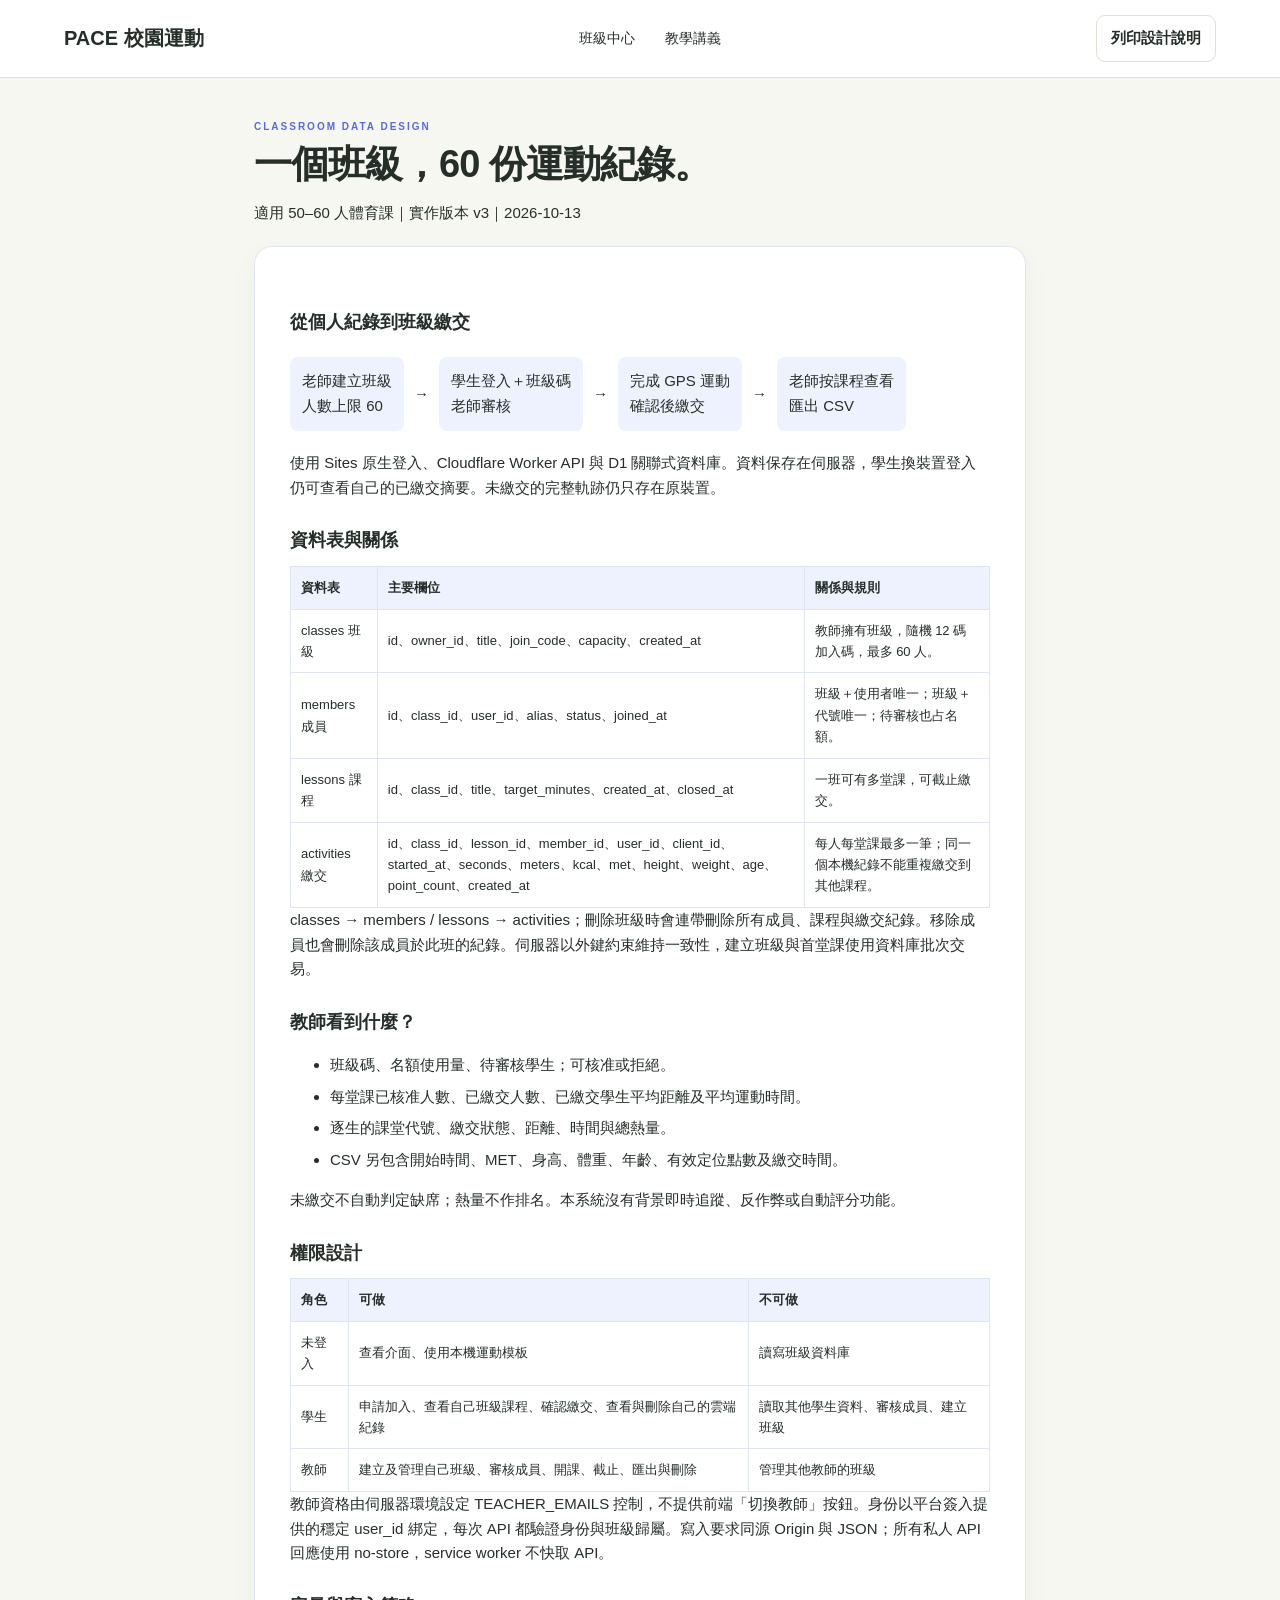
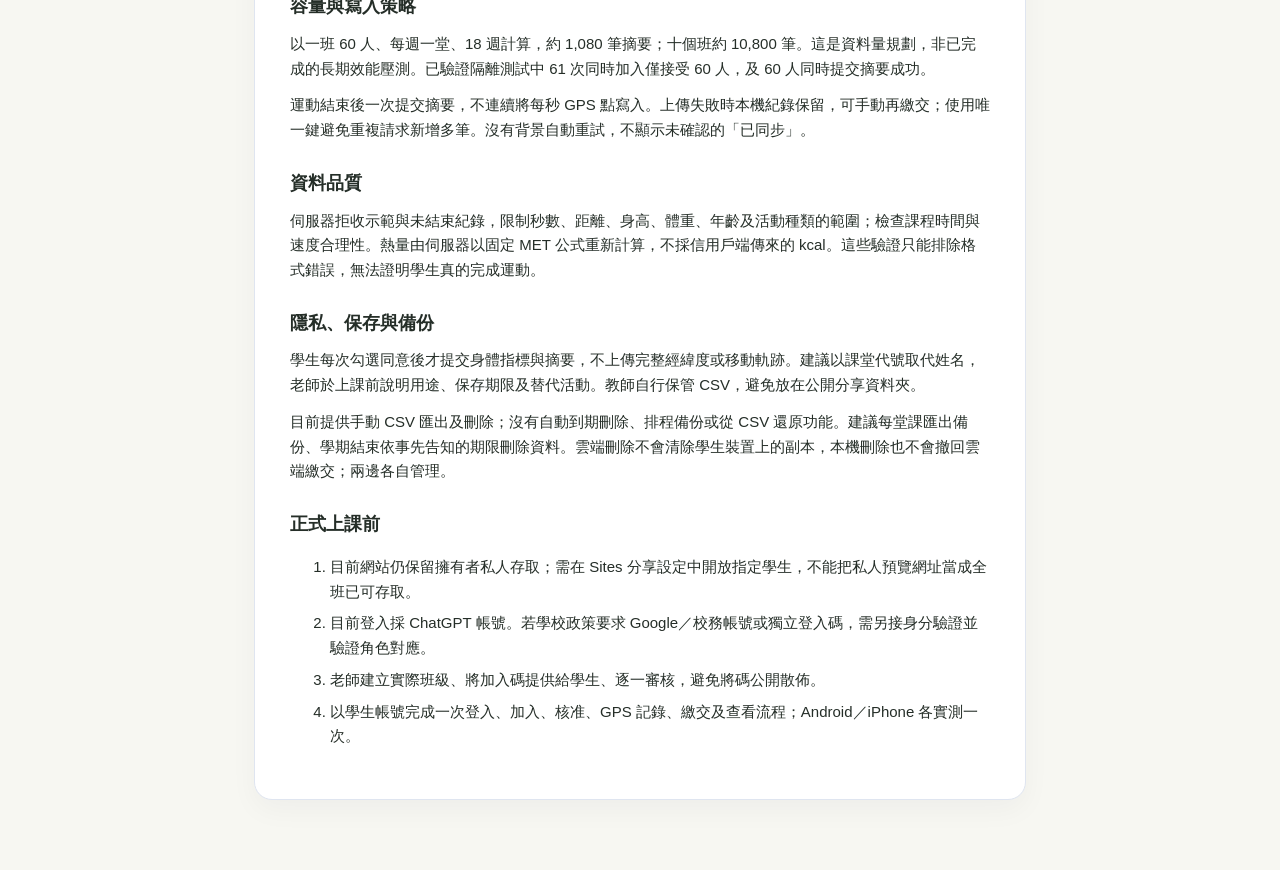
<file: database.html>
<!doctype html><html lang="zh-Hant"><head><meta charset="utf-8"><meta name="viewport" content="width=device-width,initial-scale=1"><link rel="stylesheet" href="document.css"><title>班級資料庫設計 · PACE</title></head><body><header><a class="brand" href="index.html">PACE 校園運動</a><nav><a href="classroom.html">班級中心</a><a href="handout.html">教學講義</a></nav><button onclick="window.print()">列印設計說明</button></header><main class="doc"><span class="eyebrow">CLASSROOM DATA DESIGN</span><h1>一個班級，60 份運動紀錄。</h1><p>適用 50–60 人體育課｜實作版本 v3｜2026-10-13</p><article><h2>從個人紀錄到班級繳交</h2><div class="diagram"><span>老師建立班級<br>人數上限 60</span>→<span>學生登入＋班級碼<br>老師審核</span>→<span>完成 GPS 運動<br>確認後繳交</span>→<span>老師按課程查看<br>匯出 CSV</span></div><p>使用 Sites 原生登入、Cloudflare Worker API 與 D1 關聯式資料庫。資料保存在伺服器，學生換裝置登入仍可查看自己的已繳交摘要。未繳交的完整軌跡仍只存在原裝置。</p><h2>資料表與關係</h2><table><tr><th>資料表</th><th>主要欄位</th><th>關係與規則</th></tr><tr><td>classes 班級</td><td>id、owner_id、title、join_code、capacity、created_at</td><td>教師擁有班級，隨機 12 碼加入碼，最多 60 人。</td></tr><tr><td>members 成員</td><td>id、class_id、user_id、alias、status、joined_at</td><td>班級＋使用者唯一；班級＋代號唯一；待審核也占名額。</td></tr><tr><td>lessons 課程</td><td>id、class_id、title、target_minutes、created_at、closed_at</td><td>一班可有多堂課，可截止繳交。</td></tr><tr><td>activities 繳交</td><td>id、class_id、lesson_id、member_id、user_id、client_id、started_at、seconds、meters、kcal、met、height、weight、age、point_count、created_at</td><td>每人每堂課最多一筆；同一個本機紀錄不能重複繳交到其他課程。</td></tr></table><p>classes → members / lessons → activities；刪除班級時會連帶刪除所有成員、課程與繳交紀錄。移除成員也會刪除該成員於此班的紀錄。伺服器以外鍵約束維持一致性，建立班級與首堂課使用資料庫批次交易。</p><h2>教師看到什麼？</h2><ul><li>班級碼、名額使用量、待審核學生；可核准或拒絕。</li><li>每堂課已核准人數、已繳交人數、已繳交學生平均距離及平均運動時間。</li><li>逐生的課堂代號、繳交狀態、距離、時間與總熱量。</li><li>CSV 另包含開始時間、MET、身高、體重、年齡、有效定位點數及繳交時間。</li></ul><p>未繳交不自動判定缺席；熱量不作排名。本系統沒有背景即時追蹤、反作弊或自動評分功能。</p><h2>權限設計</h2><table><tr><th>角色</th><th>可做</th><th>不可做</th></tr><tr><td>未登入</td><td>查看介面、使用本機運動模板</td><td>讀寫班級資料庫</td></tr><tr><td>學生</td><td>申請加入、查看自己班級課程、確認繳交、查看與刪除自己的雲端紀錄</td><td>讀取其他學生資料、審核成員、建立班級</td></tr><tr><td>教師</td><td>建立及管理自己班級、審核成員、開課、截止、匯出與刪除</td><td>管理其他教師的班級</td></tr></table><p>教師資格由伺服器環境設定 TEACHER_EMAILS 控制，不提供前端「切換教師」按鈕。身份以平台簽入提供的穩定 user_id 綁定，每次 API 都驗證身份與班級歸屬。寫入要求同源 Origin 與 JSON；所有私人 API 回應使用 no-store，service worker 不快取 API。</p><h2>容量與寫入策略</h2><p>以一班 60 人、每週一堂、18 週計算，約 1,080 筆摘要；十個班約 10,800 筆。這是資料量規劃，非已完成的長期效能壓測。已驗證隔離測試中 61 次同時加入僅接受 60 人，及 60 人同時提交摘要成功。</p><p>運動結束後一次提交摘要，不連續將每秒 GPS 點寫入。上傳失敗時本機紀錄保留，可手動再繳交；使用唯一鍵避免重複請求新增多筆。沒有背景自動重試，不顯示未確認的「已同步」。</p><h2>資料品質</h2><p>伺服器拒收示範與未結束紀錄，限制秒數、距離、身高、體重、年齡及活動種類的範圍；檢查課程時間與速度合理性。熱量由伺服器以固定 MET 公式重新計算，不採信用戶端傳來的 kcal。這些驗證只能排除格式錯誤，無法證明學生真的完成運動。</p><h2>隱私、保存與備份</h2><p>學生每次勾選同意後才提交身體指標與摘要，不上傳完整經緯度或移動軌跡。建議以課堂代號取代姓名，老師於上課前說明用途、保存期限及替代活動。教師自行保管 CSV，避免放在公開分享資料夾。</p><p>目前提供手動 CSV 匯出及刪除；沒有自動到期刪除、排程備份或從 CSV 還原功能。建議每堂課匯出備份、學期結束依事先告知的期限刪除資料。雲端刪除不會清除學生裝置上的副本，本機刪除也不會撤回雲端繳交；兩邊各自管理。</p><h2>正式上課前</h2><ol><li>目前網站仍保留擁有者私人存取；需在 Sites 分享設定中開放指定學生，不能把私人預覽網址當成全班已可存取。</li><li>目前登入採 ChatGPT 帳號。若學校政策要求 Google／校務帳號或獨立登入碼，需另接身分驗證並驗證角色對應。</li><li>老師建立實際班級、將加入碼提供給學生、逐一審核，避免將碼公開散佈。</li><li>以學生帳號完成一次登入、加入、核准、GPS 記錄、繳交及查看流程；Android／iPhone 各實測一次。</li></ol></article></main></body></html>
</file>
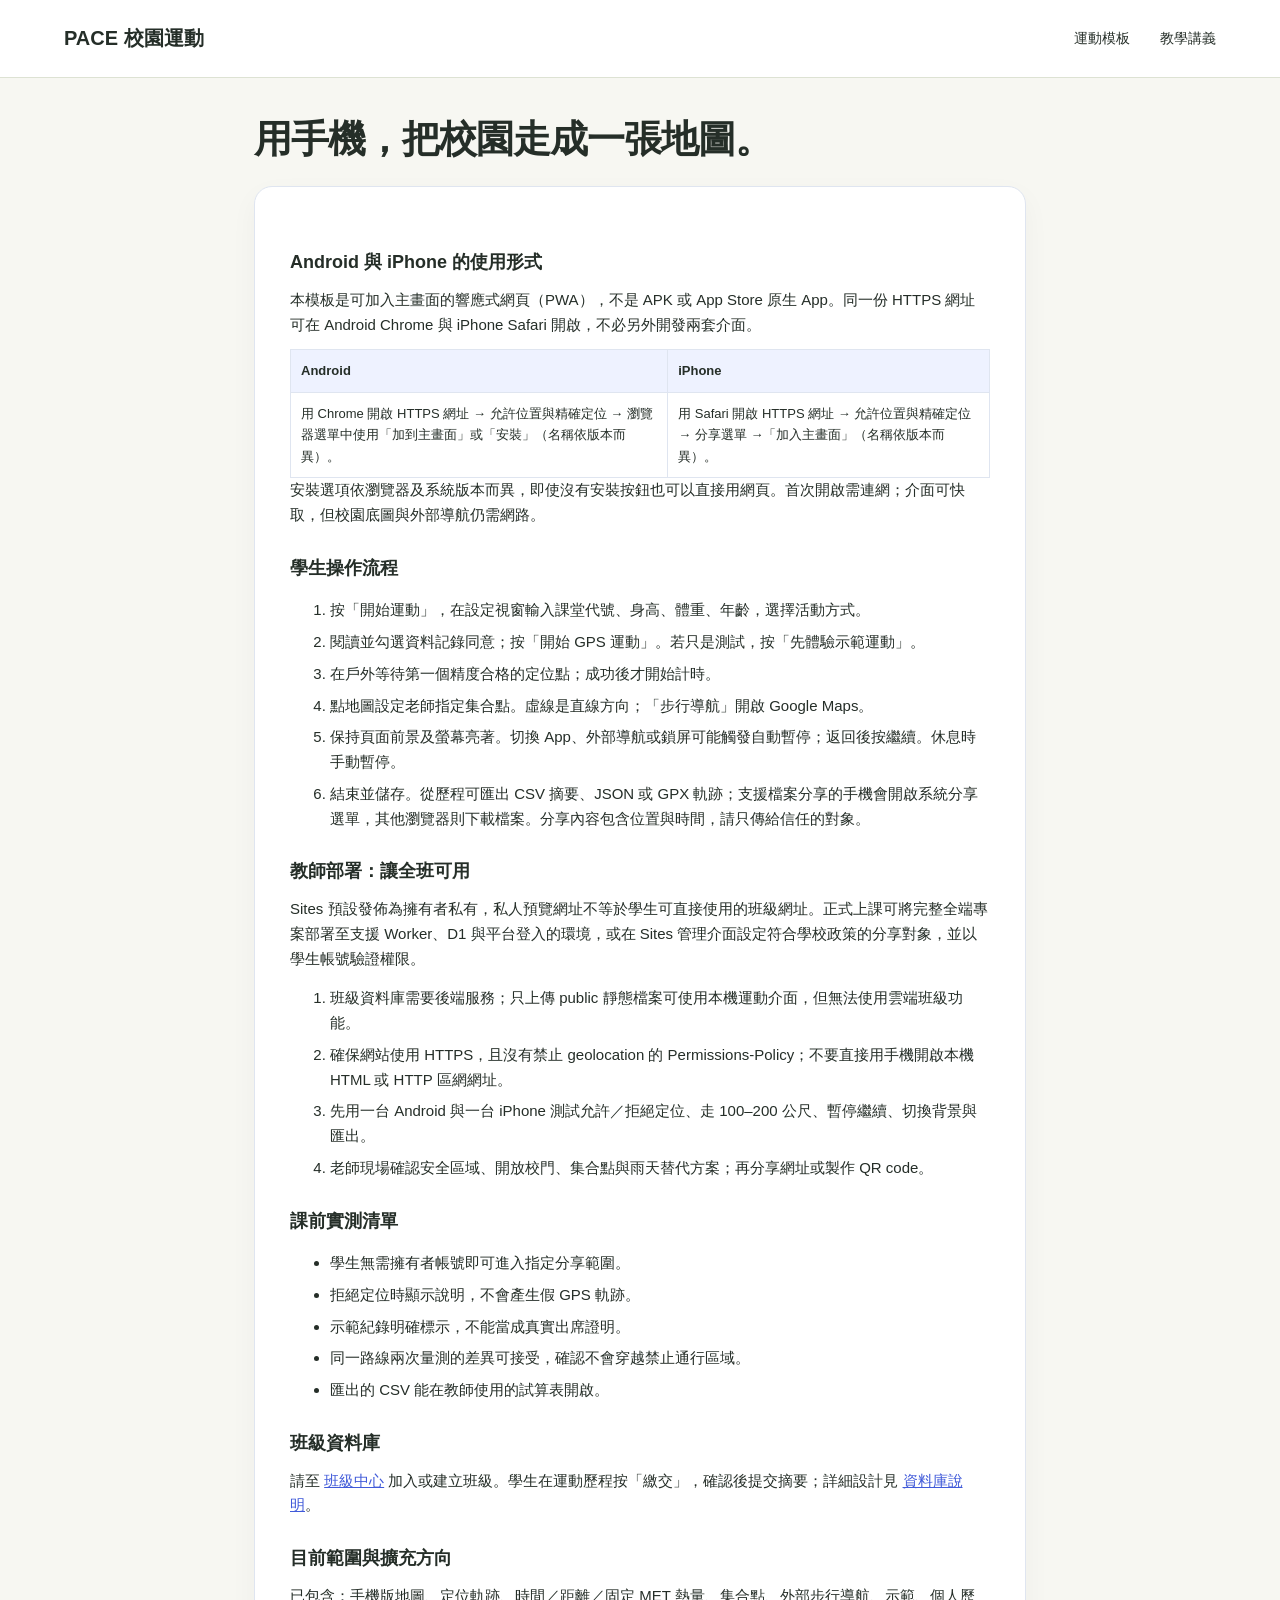
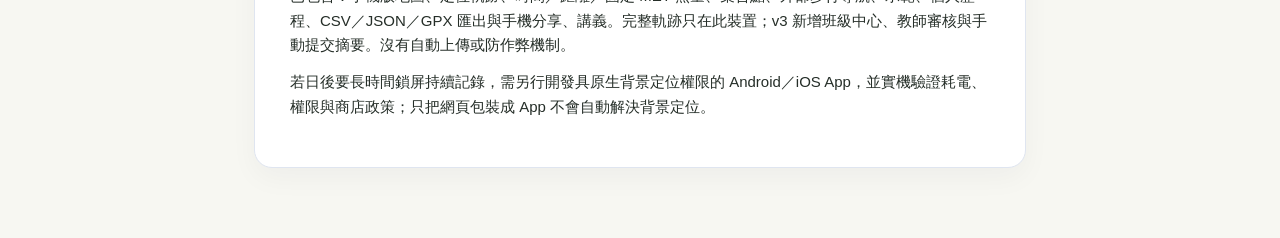
<file: guide.html>
<!doctype html><html lang="zh-Hant"><head><meta charset="utf-8"><meta name="viewport" content="width=device-width,initial-scale=1"><link rel="stylesheet" href="document.css"><title>手機使用與部署說明｜校園動起來</title></head><body><header><a class="brand" href="./">PACE 校園運動</a><nav><a href="./">運動模板</a><a href="handout.html">教學講義</a></nav></header><main class="doc"><h1>用手機，把校園走成一張地圖。</h1><article><h2>Android 與 iPhone 的使用形式</h2><p>本模板是可加入主畫面的響應式網頁（PWA），不是 APK 或 App Store 原生 App。同一份 HTTPS 網址可在 Android Chrome 與 iPhone Safari 開啟，不必另外開發兩套介面。</p><table><tr><th>Android</th><th>iPhone</th></tr><tr><td>用 Chrome 開啟 HTTPS 網址 → 允許位置與精確定位 → 瀏覽器選單中使用「加到主畫面」或「安裝」（名稱依版本而異）。</td><td>用 Safari 開啟 HTTPS 網址 → 允許位置與精確定位 → 分享選單 →「加入主畫面」（名稱依版本而異）。</td></tr></table><p>安裝選項依瀏覽器及系統版本而異，即使沒有安裝按鈕也可以直接用網頁。首次開啟需連網；介面可快取，但校園底圖與外部導航仍需網路。</p><h2>學生操作流程</h2><ol><li>按「開始運動」，在設定視窗輸入課堂代號、身高、體重、年齡，選擇活動方式。</li><li>閱讀並勾選資料記錄同意；按「開始 GPS 運動」。若只是測試，按「先體驗示範運動」。</li><li>在戶外等待第一個精度合格的定位點；成功後才開始計時。</li><li>點地圖設定老師指定集合點。虛線是直線方向；「步行導航」開啟 Google Maps。</li><li>保持頁面前景及螢幕亮著。切換 App、外部導航或鎖屏可能觸發自動暫停；返回後按繼續。休息時手動暫停。</li><li>結束並儲存。從歷程可匯出 CSV 摘要、JSON 或 GPX 軌跡；支援檔案分享的手機會開啟系統分享選單，其他瀏覽器則下載檔案。分享內容包含位置與時間，請只傳給信任的對象。</li></ol><h2>教師部署：讓全班可用</h2><p>Sites 預設發佈為擁有者私有，私人預覽網址不等於學生可直接使用的班級網址。正式上課可將完整全端專案部署至支援 Worker、D1 與平台登入的環境，或在 Sites 管理介面設定符合學校政策的分享對象，並以學生帳號驗證權限。</p><ol><li>班級資料庫需要後端服務；只上傳 public 靜態檔案可使用本機運動介面，但無法使用雲端班級功能。</li><li>確保網站使用 HTTPS，且沒有禁止 geolocation 的 Permissions-Policy；不要直接用手機開啟本機 HTML 或 HTTP 區網網址。</li><li>先用一台 Android 與一台 iPhone 測試允許／拒絕定位、走 100–200 公尺、暫停繼續、切換背景與匯出。</li><li>老師現場確認安全區域、開放校門、集合點與雨天替代方案；再分享網址或製作 QR code。</li></ol><h2>課前實測清單</h2><ul><li>學生無需擁有者帳號即可進入指定分享範圍。</li><li>拒絕定位時顯示說明，不會產生假 GPS 軌跡。</li><li>示範紀錄明確標示，不能當成真實出席證明。</li><li>同一路線兩次量測的差異可接受，確認不會穿越禁止通行區域。</li><li>匯出的 CSV 能在教師使用的試算表開啟。</li></ul><h2>班級資料庫</h2><p>請至 <a href="classroom.html">班級中心</a> 加入或建立班級。學生在運動歷程按「繳交」，確認後提交摘要；詳細設計見 <a href="database.html">資料庫說明</a>。</p><h2>目前範圍與擴充方向</h2><p>已包含：手機版地圖、定位軌跡、時間／距離／固定 MET 熱量、集合點、外部步行導航、示範、個人歷程、CSV／JSON／GPX 匯出與手機分享、講義。完整軌跡只在此裝置；v3 新增班級中心、教師審核與手動提交摘要。沒有自動上傳或防作弊機制。</p><p>若日後要長時間鎖屏持續記錄，需另行開發具原生背景定位權限的 Android／iOS App，並實機驗證耗電、權限與商店政策；只把網頁包裝成 App 不會自動解決背景定位。</p></article></main></body></html>
</file>
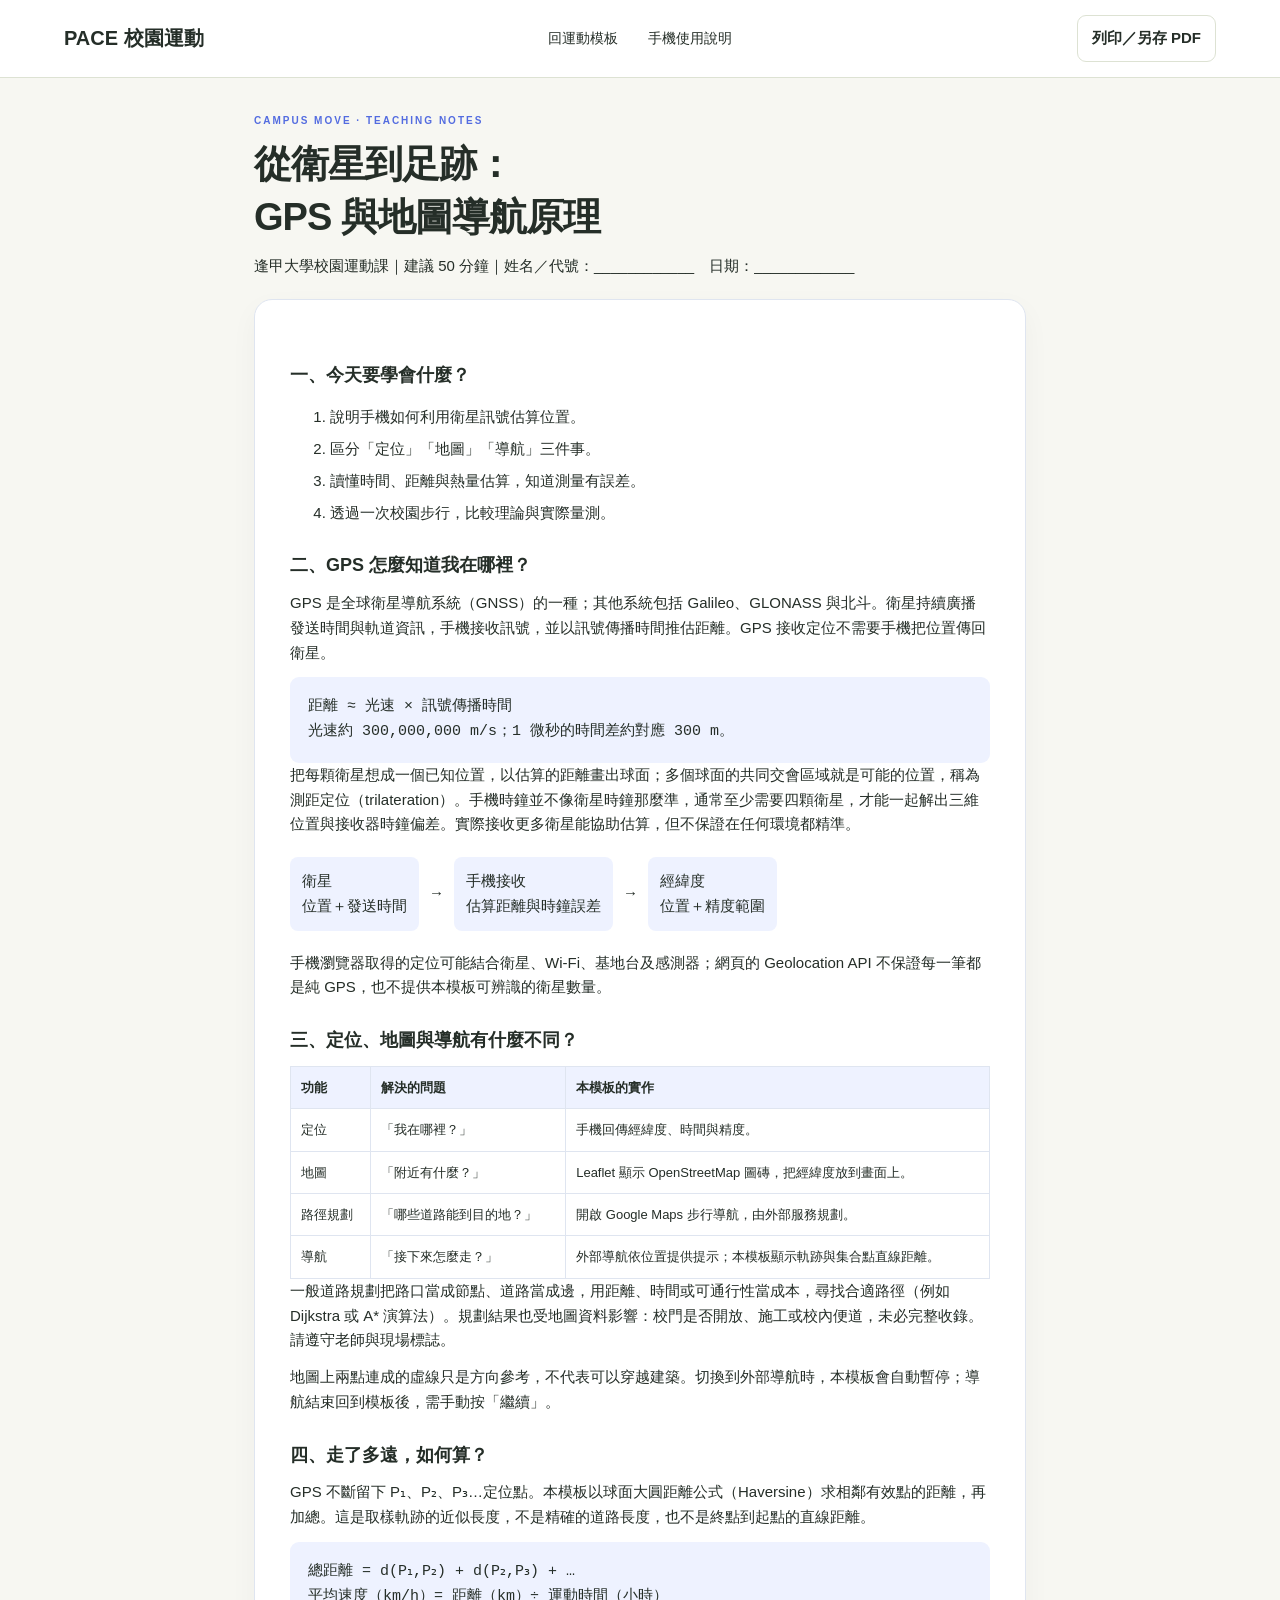
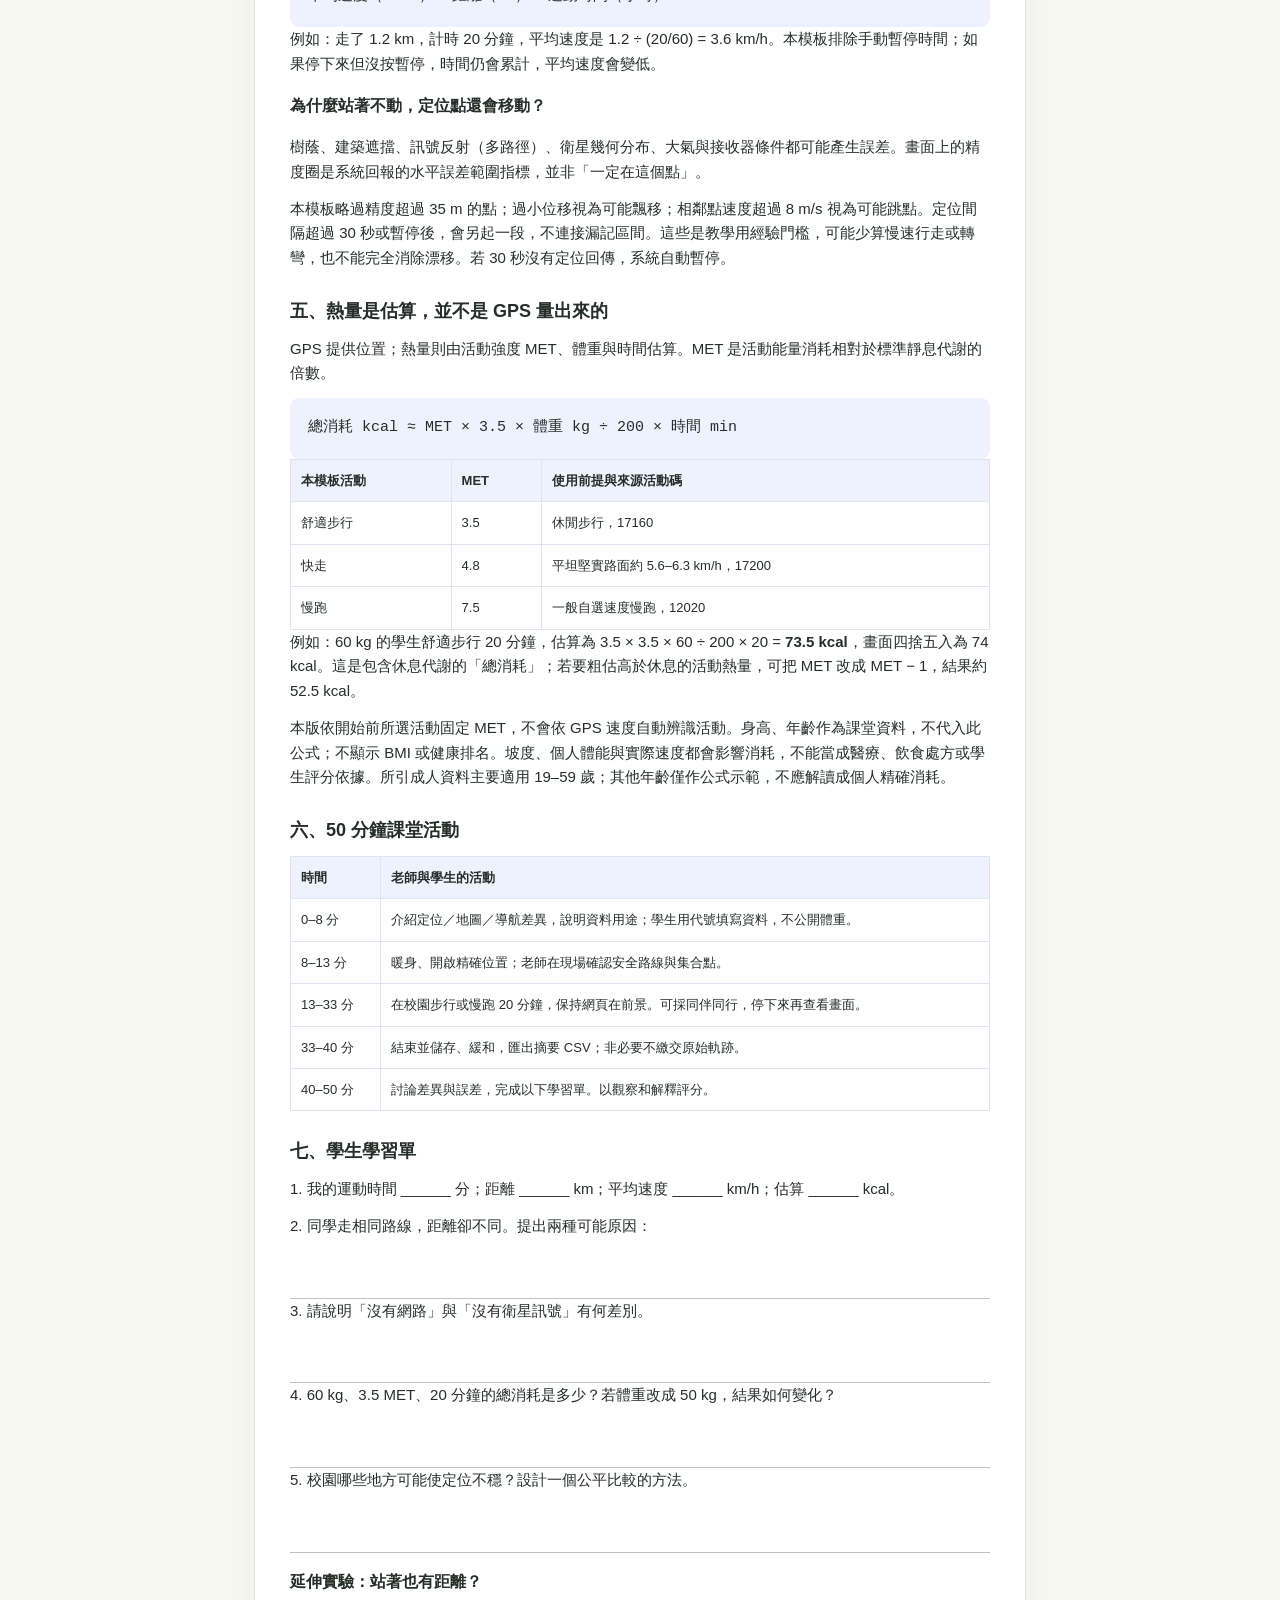
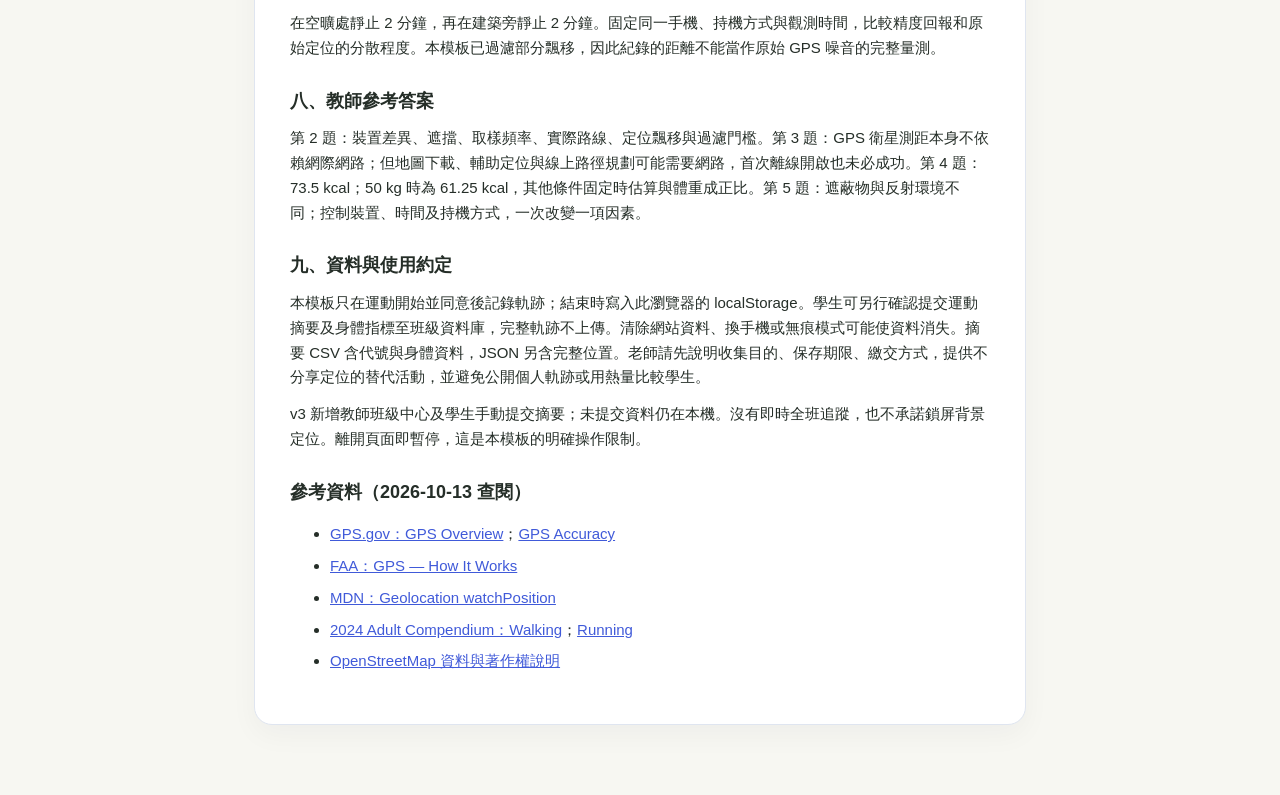
<file: handout.html>
<!doctype html><html lang="zh-Hant"><head><meta charset="utf-8"><meta name="viewport" content="width=device-width,initial-scale=1"><link rel="stylesheet" href="document.css"><title>GPS 與地圖導航原理｜教學講義</title></head><body><header><a class="brand" href="./">PACE 校園運動</a><nav><a href="./">回運動模板</a><a href="guide.html">手機使用說明</a></nav><button onclick="window.print()">列印／另存 PDF</button></header><main class="doc"><p class="eyebrow">CAMPUS MOVE · TEACHING NOTES</p><h1>從衛星到足跡：<br>GPS 與地圖導航原理</h1><p>逢甲大學校園運動課｜建議 50 分鐘｜姓名／代號：____________　日期：____________</p><article>
<h2>一、今天要學會什麼？</h2><ol><li>說明手機如何利用衛星訊號估算位置。</li><li>區分「定位」「地圖」「導航」三件事。</li><li>讀懂時間、距離與熱量估算，知道測量有誤差。</li><li>透過一次校園步行，比較理論與實際量測。</li></ol>
<h2>二、GPS 怎麼知道我在哪裡？</h2><p>GPS 是全球衛星導航系統（GNSS）的一種；其他系統包括 Galileo、GLONASS 與北斗。衛星持續廣播發送時間與軌道資訊，手機接收訊號，並以訊號傳播時間推估距離。GPS 接收定位不需要手機把位置傳回衛星。</p><div class="formula">距離 ≈ 光速 × 訊號傳播時間<br>光速約 300,000,000 m/s；1 微秒的時間差約對應 300 m。</div><p>把每顆衛星想成一個已知位置，以估算的距離畫出球面；多個球面的共同交會區域就是可能的位置，稱為測距定位（trilateration）。手機時鐘並不像衛星時鐘那麼準，通常至少需要四顆衛星，才能一起解出三維位置與接收器時鐘偏差。實際接收更多衛星能協助估算，但不保證在任何環境都精準。</p><div class="diagram"><span>衛星<br>位置＋發送時間</span>→<span>手機接收<br>估算距離與時鐘誤差</span>→<span>經緯度<br>位置＋精度範圍</span></div><p>手機瀏覽器取得的定位可能結合衛星、Wi-Fi、基地台及感測器；網頁的 Geolocation API 不保證每一筆都是純 GPS，也不提供本模板可辨識的衛星數量。</p>
<h2>三、定位、地圖與導航有什麼不同？</h2><table><thead><tr><th>功能</th><th>解決的問題</th><th>本模板的實作</th></tr></thead><tbody><tr><td>定位</td><td>「我在哪裡？」</td><td>手機回傳經緯度、時間與精度。</td></tr><tr><td>地圖</td><td>「附近有什麼？」</td><td>Leaflet 顯示 OpenStreetMap 圖磚，把經緯度放到畫面上。</td></tr><tr><td>路徑規劃</td><td>「哪些道路能到目的地？」</td><td>開啟 Google Maps 步行導航，由外部服務規劃。</td></tr><tr><td>導航</td><td>「接下來怎麼走？」</td><td>外部導航依位置提供提示；本模板顯示軌跡與集合點直線距離。</td></tr></tbody></table><p>一般道路規劃把路口當成節點、道路當成邊，用距離、時間或可通行性當成本，尋找合適路徑（例如 Dijkstra 或 A* 演算法）。規劃結果也受地圖資料影響：校門是否開放、施工或校內便道，未必完整收錄。請遵守老師與現場標誌。</p><p>地圖上兩點連成的虛線只是方向參考，不代表可以穿越建築。切換到外部導航時，本模板會自動暫停；導航結束回到模板後，需手動按「繼續」。</p>
<h2>四、走了多遠，如何算？</h2><p>GPS 不斷留下 P₁、P₂、P₃…定位點。本模板以球面大圓距離公式（Haversine）求相鄰有效點的距離，再加總。這是取樣軌跡的近似長度，不是精確的道路長度，也不是終點到起點的直線距離。</p><div class="formula">總距離 = d(P₁,P₂) + d(P₂,P₃) + …<br>平均速度（km/h）= 距離（km）÷ 運動時間（小時）</div><p>例如：走了 1.2 km，計時 20 分鐘，平均速度是 1.2 ÷ (20/60) = 3.6 km/h。本模板排除手動暫停時間；如果停下來但沒按暫停，時間仍會累計，平均速度會變低。</p><h3>為什麼站著不動，定位點還會移動？</h3><p>樹蔭、建築遮擋、訊號反射（多路徑）、衛星幾何分布、大氣與接收器條件都可能產生誤差。畫面上的精度圈是系統回報的水平誤差範圍指標，並非「一定在這個點」。</p><p>本模板略過精度超過 35 m 的點；過小位移視為可能飄移；相鄰點速度超過 8 m/s 視為可能跳點。定位間隔超過 30 秒或暫停後，會另起一段，不連接漏記區間。這些是教學用經驗門檻，可能少算慢速行走或轉彎，也不能完全消除漂移。若 30 秒沒有定位回傳，系統自動暫停。</p>
<h2>五、熱量是估算，並不是 GPS 量出來的</h2><p>GPS 提供位置；熱量則由活動強度 MET、體重與時間估算。MET 是活動能量消耗相對於標準靜息代謝的倍數。</p><div class="formula">總消耗 kcal ≈ MET × 3.5 × 體重 kg ÷ 200 × 時間 min</div><table><thead><tr><th>本模板活動</th><th>MET</th><th>使用前提與來源活動碼</th></tr></thead><tbody><tr><td>舒適步行</td><td>3.5</td><td>休閒步行，17160</td></tr><tr><td>快走</td><td>4.8</td><td>平坦堅實路面約 5.6–6.3 km/h，17200</td></tr><tr><td>慢跑</td><td>7.5</td><td>一般自選速度慢跑，12020</td></tr></tbody></table><p>例如：60 kg 的學生舒適步行 20 分鐘，估算為 3.5 × 3.5 × 60 ÷ 200 × 20 = <strong>73.5 kcal</strong>，畫面四捨五入為 74 kcal。這是包含休息代謝的「總消耗」；若要粗估高於休息的活動熱量，可把 MET 改成 MET − 1，結果約 52.5 kcal。</p><p>本版依開始前所選活動固定 MET，不會依 GPS 速度自動辨識活動。身高、年齡作為課堂資料，不代入此公式；不顯示 BMI 或健康排名。坡度、個人體能與實際速度都會影響消耗，不能當成醫療、飲食處方或學生評分依據。所引成人資料主要適用 19–59 歲；其他年齡僅作公式示範，不應解讀成個人精確消耗。</p>
<h2>六、50 分鐘課堂活動</h2><table><thead><tr><th>時間</th><th>老師與學生的活動</th></tr></thead><tbody><tr><td>0–8 分</td><td>介紹定位／地圖／導航差異，說明資料用途；學生用代號填寫資料，不公開體重。</td></tr><tr><td>8–13 分</td><td>暖身、開啟精確位置；老師在現場確認安全路線與集合點。</td></tr><tr><td>13–33 分</td><td>在校園步行或慢跑 20 分鐘，保持網頁在前景。可採同伴同行，停下來再查看畫面。</td></tr><tr><td>33–40 分</td><td>結束並儲存、緩和，匯出摘要 CSV；非必要不繳交原始軌跡。</td></tr><tr><td>40–50 分</td><td>討論差異與誤差，完成以下學習單。以觀察和解釋評分。</td></tr></tbody></table>
<h2>七、學生學習單</h2><p>1. 我的運動時間 ______ 分；距離 ______ km；平均速度 ______ km/h；估算 ______ kcal。</p><p>2. 同學走相同路線，距離卻不同。提出兩種可能原因：</p><div class="answer"></div><p>3. 請說明「沒有網路」與「沒有衛星訊號」有何差別。</p><div class="answer"></div><p>4. 60 kg、3.5 MET、20 分鐘的總消耗是多少？若體重改成 50 kg，結果如何變化？</p><div class="answer"></div><p>5. 校園哪些地方可能使定位不穩？設計一個公平比較的方法。</p><div class="answer"></div><h3>延伸實驗：站著也有距離？</h3><p>在空曠處靜止 2 分鐘，再在建築旁靜止 2 分鐘。固定同一手機、持機方式與觀測時間，比較精度回報和原始定位的分散程度。本模板已過濾部分飄移，因此紀錄的距離不能當作原始 GPS 噪音的完整量測。</p>
<h2>八、教師參考答案</h2><p>第 2 題：裝置差異、遮擋、取樣頻率、實際路線、定位飄移與過濾門檻。第 3 題：GPS 衛星測距本身不依賴網際網路；但地圖下載、輔助定位與線上路徑規劃可能需要網路，首次離線開啟也未必成功。第 4 題：73.5 kcal；50 kg 時為 61.25 kcal，其他條件固定時估算與體重成正比。第 5 題：遮蔽物與反射環境不同；控制裝置、時間及持機方式，一次改變一項因素。</p>
<h2>九、資料與使用約定</h2><p>本模板只在運動開始並同意後記錄軌跡；結束時寫入此瀏覽器的 localStorage。學生可另行確認提交運動摘要及身體指標至班級資料庫，完整軌跡不上傳。清除網站資料、換手機或無痕模式可能使資料消失。摘要 CSV 含代號與身體資料，JSON 另含完整位置。老師請先說明收集目的、保存期限、繳交方式，提供不分享定位的替代活動，並避免公開個人軌跡或用熱量比較學生。</p><p>v3 新增教師班級中心及學生手動提交摘要；未提交資料仍在本機。沒有即時全班追蹤，也不承諾鎖屏背景定位。離開頁面即暫停，這是本模板的明確操作限制。</p>
<h2>參考資料（2026-10-13 查閱）</h2><ul><li><a href="https://www.gps.gov/systems/gps/index.php">GPS.gov：GPS Overview</a>；<a href="https://www.gps.gov/gps-accuracy">GPS Accuracy</a></li><li><a href="https://www.faa.gov/about/office_org/headquarters_offices/ato/service_units/techops/navservices/gnss/gps/howitworks">FAA：GPS — How It Works</a></li><li><a href="https://developer.mozilla.org/en-US/docs/Web/API/Geolocation/watchPosition">MDN：Geolocation watchPosition</a></li><li><a href="https://pacompendium.com/walking/">2024 Adult Compendium：Walking</a>；<a href="https://pacompendium.com/running/">Running</a></li><li><a href="https://www.openstreetmap.org/copyright">OpenStreetMap 資料與著作權說明</a></li></ul></article></main></body></html>
</file>
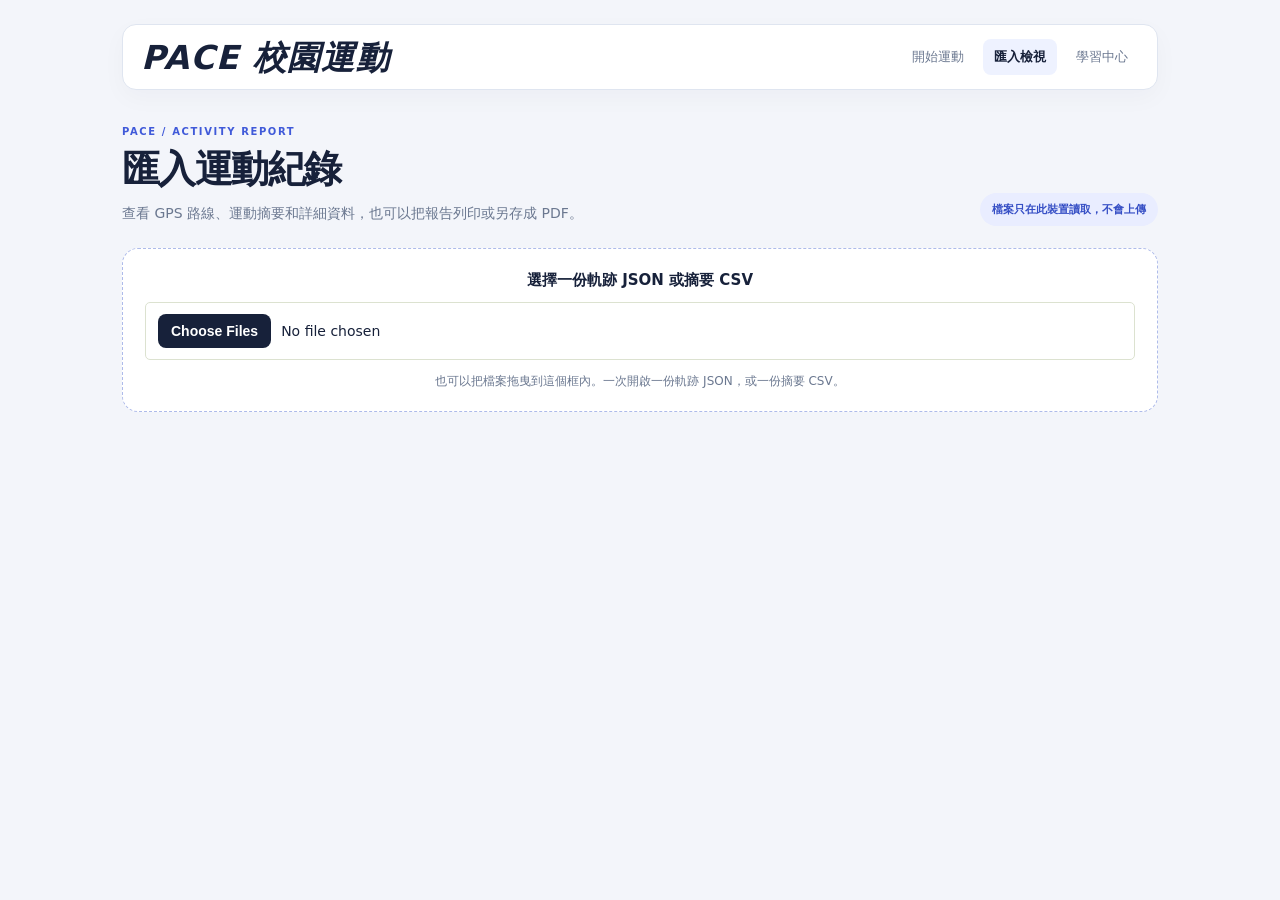
<file: review.html>
<!doctype html>
<html lang="zh-Hant">
<head>
<meta charset="utf-8">
<meta name="viewport" content="width=device-width,initial-scale=1,viewport-fit=cover">
<meta name="theme-color" content="#222824">
<link rel="icon" href="icon.svg" type="image/svg+xml">
<link rel="stylesheet" href="vendor/leaflet.css">
<link rel="stylesheet" href="style.css">
<title>匯入檢視 · PACE 校園運動</title>
<style>
:root{--report-ink:#17213a;--report-muted:#6b7890;--report-line:#dfe5f0;--report-paper:#f3f5fa;--report-accent:#ff684f;--report-blue:#405ad9}
*{box-sizing:border-box}
body{background:var(--report-paper);color:var(--report-ink);font-family:"PingFang TC","Noto Sans TC","Microsoft JhengHei",system-ui,sans-serif;margin:0}
button,input{font:inherit}
button,a,input{-webkit-tap-highlight-color:transparent}
.review{max-width:1080px;margin:0 auto;padding:24px 22px 64px}
.rtop{display:flex;justify-content:space-between;align-items:center;gap:16px;flex-wrap:wrap;padding:14px 18px;margin-bottom:34px;background:#fff;border:1px solid var(--report-line);border-radius:14px;box-shadow:0 8px 24px #17213a08}
.rtop .brand{color:var(--report-ink);text-decoration:none;font-weight:800;letter-spacing:.04em}
.rtop nav{display:flex;gap:8px;flex-wrap:wrap}
.rtop nav a{color:var(--report-muted);text-decoration:none;padding:8px 11px;border-radius:8px;font-size:13px}
.rtop nav a:hover,.rtop nav a.active{color:var(--report-ink);background:#eef2ff;font-weight:700}
.page-intro{display:flex;justify-content:space-between;align-items:flex-end;gap:20px;margin:0 0 22px}
.eyebrow{color:var(--report-blue);font-size:10px;font-weight:800;letter-spacing:.16em;margin:0 0 7px}
.page-intro h1{font-size:clamp(28px,4vw,38px);letter-spacing:-.04em;line-height:1.2;margin:0 0 9px}
.lead{max-width:720px;color:var(--report-muted);margin:0;font-size:14px;line-height:1.75}
.local-badge{flex:0 0 auto;background:#e9edff;color:#354ec5;padding:8px 12px;border-radius:999px;font-size:11px;font-weight:700}
.drop{background:#fff;border:1.5px dashed #aebbea;border-radius:16px;padding:20px 22px;text-align:center;transition:border-color .18s,background .18s}
.drop.over{border-color:var(--report-blue);background:#f2f4ff}
.drop-title{display:block;font-size:15px;font-weight:750;margin-bottom:10px}
.drop input{max-width:100%;font:inherit;color:var(--report-ink)}
.drop input::file-selector-button{border:0;border-radius:8px;background:var(--report-ink);color:#fff;padding:9px 13px;margin-right:10px;font-weight:700;cursor:pointer}
#status{margin:12px 0 0;min-height:1.4em;color:var(--report-muted);font-size:13px}
.card{background:#fff;border:1px solid var(--report-line);border-radius:18px;padding:22px;margin-top:18px;box-shadow:0 12px 32px #17213a0a}
.report-head{display:flex;justify-content:space-between;align-items:center;gap:18px;margin-bottom:18px}
.report-head h2{font-size:22px;letter-spacing:-.03em;margin:0}
.report-head p{color:var(--report-muted);font-size:12px;margin:5px 0 0}
.print-button{flex:0 0 auto;border:0;border-radius:9px;background:var(--report-accent);color:#fff;padding:10px 14px;font-weight:750;cursor:pointer}
.print-button:hover{background:#e9523b}
.story-export{display:grid;grid-template-columns:minmax(0,360px) minmax(220px,1fr);align-items:center;justify-content:center;gap:26px;margin:22px 0 26px}
.story-card{position:relative;isolation:isolate;width:100%;max-width:360px;aspect-ratio:9/16;margin:0 auto;overflow:hidden;border:1px solid #ffffff55;border-radius:25px;background:#111a2b;color:#fff;box-shadow:0 18px 45px #17213a25}
.story-image{position:absolute;z-index:-2;inset:0;width:100%;height:100%;object-fit:cover;object-position:68% center;filter:saturate(.82)}
.story-card::before{content:"";position:absolute;z-index:-1;inset:0;background:linear-gradient(90deg,#101725d9 0%,#10172585 47%,#10172512 100%),linear-gradient(180deg,#10172570 0%,transparent 34%,#101725ec 100%);pointer-events:none}
.story-content{position:relative;display:flex;height:100%;flex-direction:column;justify-content:space-between;padding:27px 24px 22px}
.story-topline{display:flex;align-items:center;justify-content:space-between;gap:8px;padding-bottom:13px;border-bottom:1px solid #ffffff55;color:#ffffffd9;font-size:9px;letter-spacing:.08em}
.story-logo{font-size:17px;font-weight:900;letter-spacing:.15em;color:#fff}
.story-date{background:#111a2b66;border:1px solid #ffffff75;border-radius:99px;padding:5px 8px;color:#fff;font-weight:700}
.story-hero{margin:auto 0 5px;padding-top:32px}
.story-kicker{font-size:9px;font-weight:800;letter-spacing:.16em;color:#ff9a6c;margin:0 0 10px}
.story-title{font-size:clamp(23px,6vw,29px);font-weight:800;letter-spacing:-.04em;line-height:1.25;margin:0 0 6px;color:#fff}
.story-tagline{font-size:10px;color:#ffffffc9;margin:0}
.story-distance{display:flex;align-items:baseline;gap:7px;margin:18px 0 8px;color:#fff}
.story-distance strong{font-size:clamp(58px,15vw,82px);line-height:1;font-weight:750;letter-spacing:-.045em;font-variant-numeric:tabular-nums}
.story-distance span{font-size:14px;font-weight:850;color:#ff9a6c}
.story-route-art{position:relative;height:160px;margin:0 0 13px;color:#ff684f}
.story-route-caption{position:absolute;top:0;left:0;color:#ffffffd9;font-size:7px;font-weight:800;letter-spacing:.1em}
.story-route-art svg{display:block;width:100%;height:130px;margin-top:10px;overflow:visible}
.story-route-art polyline{fill:none;stroke-linecap:round;stroke-linejoin:round}
.story-route-art .track-outline{stroke:#ffffffb3;stroke-width:13}
.story-route-art .track-line{stroke:#ff684f;stroke-width:7}
.story-route-art .track-start{fill:#9ee6d3;stroke:#fff;stroke-width:3}
.story-route-art .track-end{fill:#ff684f;stroke:#fff;stroke-width:3}
.story-route-legend{display:flex;justify-content:flex-end;gap:11px;color:#ffffffc9;font-size:7px}
.story-route-legend span{display:inline-flex;align-items:center;gap:4px}
.story-route-legend i{width:6px;height:6px;border-radius:50%;background:#9ee6d3}
.story-route-legend span:last-child i{background:#ff684f}
.story-stat-panel{display:grid;grid-template-columns:repeat(2,minmax(0,1fr));gap:7px;padding:11px;border:1px solid #ffffff52;border-radius:13px;background:#08101dbd;backdrop-filter:blur(7px)}
.story-stat-row{display:flex;min-height:49px;flex-direction:column;justify-content:center;gap:3px;padding:6px 8px;border:1px solid #ffffff24;border-radius:8px;background:#ffffff0b}
.story-stat-row span{font-size:8px;color:#ffffffb8}
.story-stat-row strong{font-size:10px;font-weight:800;font-variant-numeric:tabular-nums;color:#fff}
.story-footer{display:flex;justify-content:space-between;align-items:center;gap:8px;padding:14px 1px 0;color:#ffffffc9;font-size:8px}
.story-footer strong{font-size:11px;letter-spacing:.12em;color:#fff}
.story-tools{max-width:310px}
.story-tools h3{font-size:18px;letter-spacing:-.02em;margin:5px 0 9px}
.story-tools p{font-size:12px;line-height:1.8;color:var(--report-muted);margin:0 0 14px}
.story-customizers{display:grid;gap:10px;margin:14px 0}
.story-customizers label{display:grid;gap:5px;color:var(--report-ink);font-size:11px;font-weight:700}
.story-customizers input{width:100%;min-width:0;border:1px solid var(--report-line);border-radius:8px;background:#fff;color:var(--report-ink);padding:9px 10px;font-size:12px}
.story-customizers input[type=file]{padding:7px;font-size:10px}
.story-customizers input::file-selector-button{border:0;border-radius:6px;background:#eef2ff;color:#354ec5;padding:7px 9px;margin-right:7px;font-weight:700;cursor:pointer}
.story-reset-button{justify-self:start;border:1px solid var(--report-line);border-radius:8px;background:#fff;color:var(--report-muted);padding:8px 10px;font-size:11px;font-weight:700;cursor:pointer}
.story-reset-button:hover{background:#eef2ff}
.story-share-button{border:0;border-radius:10px;background:var(--report-ink);color:#fff;padding:12px 15px;font-weight:750;cursor:pointer}
.story-share-button:hover{background:#2c3b60}
.story-share-button:disabled{opacity:.65;cursor:wait}
.story-tools .story-privacy{margin-top:11px;font-size:11px}
.stats{display:grid;grid-template-columns:repeat(4,minmax(0,1fr));gap:12px}
.stats div{min-width:0;background:#f6f7fb;border:1px solid #edf0f6;border-radius:13px;padding:15px 16px}
.stats span{display:block;color:var(--report-muted);font-size:12px;margin-bottom:3px}
.stats strong{font-size:clamp(22px,3vw,29px);font-variant-numeric:tabular-nums;letter-spacing:-.03em}
.stats small{color:var(--report-muted);font-size:12px;margin-left:4px}
#reviewMap{height:430px;border-radius:14px;margin-top:16px;border:1px solid var(--report-line);overflow:hidden}
.note{color:var(--report-muted);font-size:12px;line-height:1.7;margin:11px 0 0}
.facts-title{font-size:15px;margin:23px 0 10px}
dl{display:grid;grid-template-columns:minmax(155px,.65fr) minmax(0,1.35fr);gap:0;margin:0;font-size:13px;border-top:1px solid var(--report-line)}
dt,dd{padding:11px 13px;border-bottom:1px solid var(--report-line)}
dt{color:var(--report-muted);font-weight:650;background:#f7f8fb}
dd{margin:0;word-break:break-word;line-height:1.65}
table{width:100%;border-collapse:collapse;font-size:13px;margin-top:12px}
th,td{border-bottom:1px solid var(--report-line);padding:10px 9px;text-align:left;white-space:nowrap}
th{color:var(--report-muted);font-weight:700;background:#f7f8fb}
.table-wrap{overflow-x:auto;border:1px solid var(--report-line);border-radius:10px}
@media(max-width:700px){.review{padding:14px 14px 42px}.rtop{margin-bottom:24px;padding:12px 14px}.rtop nav{width:100%;gap:2px}.rtop nav a{padding:7px 9px;font-size:12px}.page-intro{display:block}.local-badge{display:inline-block;margin-top:13px}.story-export{grid-template-columns:1fr;gap:17px}.story-card{width:min(100%,340px)}.story-tools{max-width:none;text-align:center}.stats{grid-template-columns:repeat(2,minmax(0,1fr))}.card{padding:16px;border-radius:15px}.report-head{align-items:flex-start}.report-head h2{font-size:19px}.print-button{font-size:12px;padding:9px 10px}#reviewMap{height:340px}dl{grid-template-columns:minmax(120px,.7fr) minmax(0,1.3fr);font-size:12px}dt,dd{padding:10px 9px}}
@media(max-width:430px){.report-head{display:block}.print-button{margin-top:12px}.stats div{padding:12px}.stats span{font-size:11px}#reviewMap{height:300px}.story-card{border-radius:20px}.story-content{padding:15px 18px 13px}.story-hero{padding-top:12px}.story-kicker{margin-bottom:6px}.story-distance{margin:8px 0 4px}.story-distance strong{font-size:48px}.story-stat-row{min-height:44px}.story-footer{padding-top:6px}.story-route-art{height:135px}.story-route-art svg{height:108px}}
@media(max-width:350px){.story-content{padding:12px 16px 10px}.story-hero{padding-top:6px}.story-distance strong{font-size:42px}.story-stat-row{min-height:38px}.story-footer{padding-top:3px}.story-route-art{height:100px}.story-route-art svg{height:72px}}
@media print{body{background:#fff;color:#111;font-size:10pt}.review{max-width:none;padding:0}.rtop,.page-intro,.drop,#status,.noprint,.story-tools{display:none!important}.card{box-shadow:none;border:0;border-radius:0;padding:0;margin:0 0 12mm}#reviewMap{height:120mm;break-inside:avoid}.story-export{display:block;margin:0 auto 10mm}.story-card{width:70mm;max-width:70mm;height:124.4mm;border-radius:4mm;print-color-adjust:exact}.story-image,.story-card::before{print-color-adjust:exact}.story-content{padding:8mm 6mm 6mm}.story-distance strong{font-size:22pt}.story-title{font-size:13pt}.story-stat-panel{gap:2mm;print-color-adjust:exact}.story-stat-row{min-height:13mm;padding:2mm}.story-stat-row strong{font-size:7pt}.stats{grid-template-columns:repeat(4,minmax(0,1fr));gap:5mm}.stats div{background:#f3f5fa!important;border:1px solid #dfe5f0;print-color-adjust:exact}.report-head{margin-bottom:8mm}dl{grid-template-columns:42mm 1fr;font-size:9pt}.note{font-size:9pt}.table-wrap{overflow:visible}table{font-size:8.5pt}th,td{white-space:normal;padding:2.5mm 2mm}@page{size:A4;margin:14mm}}
</style>
</head>
<body>
<main class="review">
<header class="rtop">
  <a class="brand" href="index.html">PACE 校園運動</a>
  <nav><a href="index.html">開始運動</a><a class="active" href="review.html">匯入檢視</a><a href="handout.html">學習中心</a></nav>
</header>
<section class="page-intro">
  <div><p class="eyebrow">PACE / ACTIVITY REPORT</p><h1>匯入運動紀錄</h1><p class="lead">查看 GPS 路線、運動摘要和詳細資料，也可以把報告列印或另存成 PDF。</p></div>
  <span class="local-badge">檔案只在此裝置讀取，不會上傳</span>
</section>

<section class="drop" id="drop">
  <strong class="drop-title">選擇一份軌跡 JSON 或摘要 CSV</strong>
  <input id="file" type="file" accept=".json,.csv,application/json,text/csv" multiple>
  <p class="note">也可以把檔案拖曳到這個框內。一次開啟一份軌跡 JSON，或一份摘要 CSV。</p>
</section>
<p id="status" role="status" aria-live="polite"></p>

<section class="card" id="detail" hidden>
  <div class="report-head"><div><p class="eyebrow">SESSION REPORT</p><h2>運動摘要與軌跡</h2><p>依照匯入檔案整理的運動數據</p></div><button class="print-button noprint" type="button" onclick="window.print()">列印／另存 PDF</button></div>
  <section class="story-export" aria-labelledby="storyHeading">
    <div class="story-card" id="storyCard">
      <img class="story-image" id="storyBackgroundImage" src="assets/campus-run.webp" alt="">
      <div class="story-content">
        <div class="story-topline"><strong class="story-logo">PACE</strong><span class="story-date" id="storyDate">2026.10.26</span></div>
        <div class="story-hero"><p class="story-kicker">CAMPUS MOVEMENT</p><h3 class="story-title" id="storyTitleDisplay">今日運動紀錄</h3><p class="story-tagline">每一步，都是進度。</p><p class="story-distance"><strong id="storyDistance">0.00</strong><span>KM</span></p></div>
        <div class="story-route-art" aria-hidden="true"><span class="story-route-caption">跑者實際軌跡</span><svg viewBox="0 0 300 190" preserveAspectRatio="xMidYMid meet"><g id="storyRoutePaths"></g></svg><div class="story-route-legend"><span><i></i>起點</span><span><i></i>終點</span></div></div>
        <div class="story-stat-panel" aria-label="分享卡摘要數據">
          <div class="story-stat-row"><span>運動時間</span><strong id="storyTime">00:00</strong></div>
          <div class="story-stat-row"><span>平均配速</span><strong id="storyPace">--:-- / km</strong></div>
          <div class="story-stat-row"><span>平均速度</span><strong id="storySpeed">0.0 km/h</strong></div>
          <div class="story-stat-row"><span>估算熱量</span><strong id="storyKcal">0 kcal</strong></div>
        </div>
        <div class="story-footer"><strong>PACE</strong><span>MOVE AT YOUR OWN PACE</span><span id="storyType">GPS 運動紀錄</span></div>
      </div>
    </div>
    <div class="story-tools"><p class="eyebrow">SHAREABLE SUMMARY</p><h3 id="storyHeading">運動分享卡</h3><p>自訂標題和背景照片，預覽後即可下載或用手機分享。照片支援 JPG、PNG、WEBP，最大 10 MB。</p><div class="story-customizers"><label for="storyTitleInput">分享卡標題<input id="storyTitleInput" type="text" value="今日運動紀錄" maxlength="18"></label><label for="storyImageInput">背景照片<input id="storyImageInput" type="file" accept="image/jpeg,image/png,image/webp"></label><button id="resetStoryImage" class="story-reset-button" type="button">恢復預設背景</button></div><button id="downloadStoryCard" class="story-share-button noprint" type="button">下載／分享 PNG</button><p class="story-privacy">軌跡會放進分享卡；照片只在本機使用，不會上傳。</p></div>
  </section>
  <div class="stats">
    <div><span>累積距離</span><strong id="statDistance">0.00</strong><small>km</small></div>
    <div><span>運動時間</span><strong id="statTime">00:00</strong></div>
    <div><span>平均速度</span><strong id="statSpeed">0.0</strong><small>km/h</small></div>
    <div><span>估算熱量</span><strong id="statKcal">0</strong><small>kcal</small></div>
  </div>
  <div id="reviewMap" aria-label="運動軌跡地圖"></div>
  <p class="note">藍色終點與綠色起點之間為實際記錄的軌跡。若有設定集合點，虛線為終點到集合點的直線距離，不是步行路線。</p>
  <h3 class="facts-title">紀錄細節</h3>
  <dl id="facts"></dl>
</section>

<section class="card" id="list" hidden>
  <div class="report-head"><div><p class="eyebrow">ACTIVITY SUMMARY</p><h2>多筆紀錄摘要</h2></div><button class="print-button noprint" type="button" onclick="window.print()">列印／另存 PDF</button></div>
  <div id="listSummary" class="note"></div>
  <div class="table-wrap"><table><thead id="listHead"></thead><tbody id="listBody"></tbody></table></div>
</section>
</main>
<script src="vendor/leaflet.js"></script>
<script src="tiles.js"></script>
<script src="core.js"></script>
<script src="review.js?v=share-card-20261026c"></script>
</body>
</html>
</file>
<file: document.css>
:root{--ink:#17213a;--muted:#69758c;--green:#405ad9;--lime:#d6f46e;--border:#dfe5f0}*{box-sizing:border-box}html{scroll-behavior:smooth}body{margin:0;background:#f1f4fa;color:var(--ink);font:15px/1.65 -apple-system,BlinkMacSystemFont,"Noto Sans TC",sans-serif}button,input,select{font:inherit}button,a,input,select{-webkit-tap-highlight-color:transparent}a{color:inherit;text-decoration:none}button{cursor:pointer;border:1px solid var(--border);border-radius:9px;background:white;color:var(--ink);padding:10px 14px;font-weight:600}button:hover{background:#edf2e9}button:disabled{opacity:.4;cursor:default}button:focus-visible,a:focus-visible,input:focus-visible,select:focus-visible{outline:3px solid #86b888;outline-offset:3px}header{height:92px;border-bottom:1px solid var(--border);display:flex;align-items:center;justify-content:space-between;gap:28px;padding:0 5vw;background:#fff}.brand{display:flex;align-items:center;gap:12px;font-size:20px;font-weight:750}.brand small{display:block;font-size:9px;letter-spacing:1.8px;color:var(--muted)}.brandmark{width:43px;height:43px;background:var(--green);color:var(--lime);display:grid;place-items:center;border-radius:14px;font-size:32px}nav{display:flex;gap:30px;font-size:14px}nav a:hover{text-decoration:underline}.tag{font-size:11px;border:1px solid var(--border);border-radius:20px;padding:4px 10px;white-space:nowrap}main{max-width:1440px;margin:auto;padding:35px 5vw 0}.intro{display:flex;justify-content:space-between;gap:30px;align-items:center;margin-bottom:30px}.eyebrow{font-size:10px;letter-spacing:2px;font-weight:750;color:#678577;margin:0 0 8px}h1{font-size:clamp(25px,3vw,38px);letter-spacing:-1px;line-height:1.4;margin:0 0 10px}p{margin:0 0 12px}.intro p:not(.eyebrow){color:var(--muted);font-size:14px}.lesson{border-left:3px solid #a6c97a;padding-left:18px;min-width:230px}.lesson span,.lesson small{display:block;font-size:11px;color:var(--muted)}.lesson strong{display:block;font-size:19px;margin:3px 0}.workspace{display:grid;grid-template-columns:310px minmax(0,1fr);gap:22px;align-items:start}.panel{background:white;border:1px solid var(--border);border-radius:16px;padding:24px}.sectiontitle{display:flex;align-items:center;gap:10px;margin-bottom:22px}h2{font-size:18px;margin:0;font-weight:700}.sectiontitle .tag,.sectiontitle .smallbutton{margin-left:auto}.step{font-size:10px;font-weight:700;background:#eef2e9;padding:3px 8px;border-radius:5px}.setup{padding:22px}fieldset{border:0;padding:0;margin:0}label{display:block;font-size:13px;font-weight:600;margin-bottom:15px}label>span{font-size:10px;font-weight:400;color:var(--muted);margin-left:4px}input:not([type=checkbox]),select{width:100%;display:block;border:1px solid var(--border);background:#fafbf8;border-radius:8px;padding:10px 12px;color:var(--ink);margin-top:6px;min-height:44px}input:disabled,select:disabled{opacity:.6}.two{display:grid;grid-template-columns:1fr 1fr;gap:12px}.check{display:flex;align-items:flex-start;gap:6px;margin-top:18px}.check input{margin-top:4px;width:16px;height:16px;accent-color:var(--green)}.check span{font-size:11px;line-height:1.7}.primary{width:100%;background:var(--green);color:white;border-color:var(--green);padding:13px}.primary:hover{background:#0e493a}.controls{display:flex;gap:8px;margin-top:10px}.controls button{flex:1;font-size:12px;padding:10px 4px}.textbutton{display:block;padding:12px 0;border:0;background:none;font-size:11px;color:#5e776b;font-weight:500}.fine{font-size:10px;color:var(--muted);line-height:1.8}.hint{padding:14px;background:#f2f5e9;border-radius:9px;margin-top:18px}.hint strong{font-size:12px}.hint p{font-size:11px;color:var(--muted);margin:5px 0 0}.mapcard{padding:0;overflow:hidden}.mapheading{display:flex;justify-content:space-between;align-items:center;padding:18px 22px}.mapheading .eyebrow{font-size:8px;margin-bottom:3px}.mapheading h2{font-size:16px}.status{font-size:11px;background:#f1f4ec;padding:5px 10px;border-radius:20px}#map{height:358px;background:#e7ecdf;z-index:1}.maptoolbar{display:flex;gap:6px;padding:10px 16px;border-bottom:1px solid var(--border)}.maptoolbar button{font-size:11px;padding:6px 10px}.mapnote{display:flex;gap:8px;align-items:center;padding:12px 18px;font-size:11px;color:var(--muted);flex-wrap:wrap}.mapnote a{margin-left:auto;color:var(--green);font-weight:700}.dot{background:#78a34f;border-radius:50%;width:7px;height:7px}.metrics{display:grid;grid-template-columns:repeat(4,1fr);gap:10px;margin-top:16px}.metrics article{background:white;border:1px solid var(--border);border-radius:12px;padding:17px 15px}.metrics article>span{font-size:11px;color:var(--muted)}.metrics strong{display:block;font-size:30px;font-weight:650;letter-spacing:-1px;white-space:nowrap;font-variant-numeric:tabular-nums}.metrics b{font-weight:650}.metrics em{font-size:11px;font-style:normal;font-weight:400;letter-spacing:0;margin-left:4px}.metrics small{font-size:9px;color:var(--muted)}.sessionnote{background:#e9efdf;border-radius:8px;padding:12px 16px;font-size:12px;margin-top:14px}.miniinfo{display:flex;justify-content:space-between;padding:12px 2px;font-size:10px;color:var(--muted)}.bottomgrid{display:grid;grid-template-columns:1.6fr 1fr;gap:22px;margin:25px 0}.smallbutton{font-size:11px;padding:5px 10px}.empty{padding:28px 10px;text-align:center;color:var(--muted);font-size:13px}.empty strong{display:block;font-size:28px;color:#a2b39b;margin-bottom:5px}.record{padding:14px 0;border-bottom:1px solid var(--border);display:flex;align-items:center;gap:12px}.record div{flex:1}.record strong{font-size:13px}.record small{display:block;font-size:11px;color:var(--muted)}.record button{padding:6px 8px;font-size:11px}.learn{background:#e8efdc;position:relative}.learn h2{font-size:25px;line-height:1.5;margin-bottom:12px}.learn p:not(.eyebrow){font-size:12px;max-width:320px;color:var(--muted)}.learnlink{display:flex;justify-content:space-between;border-bottom:1px solid #bbcbaa;padding-bottom:10px;font-size:13px;font-weight:650}footer{padding:20px 0 28px;color:#7e8d82;font-size:10px;border-top:1px solid var(--border)}footer span{float:right}footer p{margin-top:8px;max-width:850px}.doc{max-width:900px;padding-bottom:50px}.doc article{background:white;border:1px solid var(--border);border-radius:14px;padding:35px;margin:20px 0}.doc h2{margin:26px 0 10px}.doc h3{font-size:16px}.doc a{color:#157a65;text-decoration:underline}.doc li{margin:7px 0}.doc table{border-collapse:collapse;width:100%;font-size:13px}.doc th,.doc td{border:1px solid #ccd7ca;padding:10px;text-align:left}.doc .formula{padding:18px;background:#eef3e6;border-radius:9px;font-family:monospace}.diagram{display:flex;flex-wrap:wrap;gap:10px;align-items:center;margin:20px 0}.diagram span{background:#edf2e5;padding:12px;border-radius:8px}.answer{border-bottom:1px solid #b9c6b8;min-height:48px}.leaflet-container{font-family:inherit}.map-fallback{padding:25px;color:#6c705e}@media(max-width:1100px){main{padding-left:3vw;padding-right:3vw}.workspace{grid-template-columns:280px minmax(0,1fr)}.metrics{grid-template-columns:repeat(2,1fr)}.desktop{display:none}}@media(max-width:700px){header{height:auto;min-height:82px;padding:15px 5vw;flex-wrap:wrap;gap:14px}.brand{font-size:18px}nav{gap:22px;font-size:12px;width:100%}.intro{display:block}.intro h1{font-size:27px}.lesson{margin-top:20px}.workspace{display:flex;flex-direction:column}.setup,.live{width:100%}.setup{padding:20px}.setup .two{grid-template-columns:1fr 1fr}.intro{margin-bottom:22px}main{padding:26px 4vw 0}.mapheading{padding:16px 12px}.mapheading h2{font-size:14px}.status{font-size:9px}#map{height:350px}.metrics{gap:10px}.metrics strong{font-size:32px}.bottomgrid{grid-template-columns:1fr}.miniinfo{font-size:9px;gap:8px}.doc article{padding:20px}.doc table{font-size:11px}.doc td,.doc th{padding:7px}footer span{float:none;display:block;margin-top:8px}}@media print{header,nav,.noprint{display:none!important}body{background:white;color:#111;font-size:11pt}.doc{max-width:none;padding:0}.doc article{border:0;padding:0;margin:0}.doc h2{break-after:avoid}.doc table,.formula,.diagram{break-inside:avoid}a{color:#111!important}footer{display:none}@page{size:A4;margin:18mm}}
/* PACE document theme */
:root{--ink:#252e28;--muted:#79816f;--green:#d95432;--lime:#f5f6ef;--border:#dde2d3}body{background:#f7f7f2}.doc h1{letter-spacing:-1px}.doc article{border-radius:8px}.doc a{color:#b9482b}.doc .formula{background:#edf0e5}.brandmark{background:#252e28}header{height:78px}

/* 藍紫校園資料主題 */
button:hover{background:#eef2ff}
button:focus-visible,a:focus-visible,input:focus-visible,select:focus-visible{outline-color:#8798ff}
.eyebrow{color:#536ce0}
.lesson{border-left-color:#ff684f}
.step,.hint,.sessionnote,.diagram span{background:#eef2ff}
.check input{accent-color:#405ad9}
.primary{background:#ff684f;border-color:#ff684f}
.primary:hover{background:#e9533b}
.textbutton,.mapnote a,.doc a{color:#405ad9}
#map{background:#e7edf8}
.status{background:#eef2ff}
.dot{background:#ff684f}
.metrics article{border-radius:15px;box-shadow:0 7px 22px #17213a0a}
.learn{background:#e9edff}
.learnlink{border-color:#c8d2f2}
.doc article{border-color:#dfe5f0;border-radius:18px;box-shadow:0 10px 28px #17213a0a}
.doc table th{background:#eef2ff}
.doc table td,.doc table th{border-color:#dfe5f0}
.doc .formula{background:#eef2ff}
@media(max-width:700px){header{background:#111a32;color:#fff}header .brand small{color:#b7c3da}nav a{color:#d5dced}}
</file>
<file: vendor/leaflet.css>
/* required styles */

.leaflet-pane,
.leaflet-tile,
.leaflet-marker-icon,
.leaflet-marker-shadow,
.leaflet-tile-container,
.leaflet-pane > svg,
.leaflet-pane > canvas,
.leaflet-zoom-box,
.leaflet-image-layer,
.leaflet-layer {
	position: absolute;
	left: 0;
	top: 0;
	}
.leaflet-container {
	overflow: hidden;
	}
.leaflet-tile,
.leaflet-marker-icon,
.leaflet-marker-shadow {
	-webkit-user-select: none;
	   -moz-user-select: none;
	        user-select: none;
	  -webkit-user-drag: none;
	}
/* Prevents IE11 from highlighting tiles in blue */
.leaflet-tile::selection {
	background: transparent;
}
/* Safari renders non-retina tile on retina better with this, but Chrome is worse */
.leaflet-safari .leaflet-tile {
	image-rendering: -webkit-optimize-contrast;
	}
/* hack that prevents hw layers "stretching" when loading new tiles */
.leaflet-safari .leaflet-tile-container {
	width: 1600px;
	height: 1600px;
	-webkit-transform-origin: 0 0;
	}
.leaflet-marker-icon,
.leaflet-marker-shadow {
	display: block;
	}
/* .leaflet-container svg: reset svg max-width decleration shipped in Joomla! (joomla.org) 3.x */
/* .leaflet-container img: map is broken in FF if you have max-width: 100% on tiles */
.leaflet-container .leaflet-overlay-pane svg {
	max-width: none !important;
	max-height: none !important;
	}
.leaflet-container .leaflet-marker-pane img,
.leaflet-container .leaflet-shadow-pane img,
.leaflet-container .leaflet-tile-pane img,
.leaflet-container img.leaflet-image-layer,
.leaflet-container .leaflet-tile {
	max-width: none !important;
	max-height: none !important;
	width: auto;
	padding: 0;
	}

.leaflet-container img.leaflet-tile {
	/* See: https://bugs.chromium.org/p/chromium/issues/detail?id=600120 */
	mix-blend-mode: plus-lighter;
}

.leaflet-container.leaflet-touch-zoom {
	-ms-touch-action: pan-x pan-y;
	touch-action: pan-x pan-y;
	}
.leaflet-container.leaflet-touch-drag {
	-ms-touch-action: pinch-zoom;
	/* Fallback for FF which doesn't support pinch-zoom */
	touch-action: none;
	touch-action: pinch-zoom;
}
.leaflet-container.leaflet-touch-drag.leaflet-touch-zoom {
	-ms-touch-action: none;
	touch-action: none;
}
.leaflet-container {
	-webkit-tap-highlight-color: transparent;
}
.leaflet-container a {
	-webkit-tap-highlight-color: rgba(51, 181, 229, 0.4);
}
.leaflet-tile {
	filter: inherit;
	visibility: hidden;
	}
.leaflet-tile-loaded {
	visibility: inherit;
	}
.leaflet-zoom-box {
	width: 0;
	height: 0;
	-moz-box-sizing: border-box;
	     box-sizing: border-box;
	z-index: 800;
	}
/* workaround for https://bugzilla.mozilla.org/show_bug.cgi?id=888319 */
.leaflet-overlay-pane svg {
	-moz-user-select: none;
	}

.leaflet-pane         { z-index: 400; }

.leaflet-tile-pane    { z-index: 200; }
.leaflet-overlay-pane { z-index: 400; }
.leaflet-shadow-pane  { z-index: 500; }
.leaflet-marker-pane  { z-index: 600; }
.leaflet-tooltip-pane   { z-index: 650; }
.leaflet-popup-pane   { z-index: 700; }

.leaflet-map-pane canvas { z-index: 100; }
.leaflet-map-pane svg    { z-index: 200; }

.leaflet-vml-shape {
	width: 1px;
	height: 1px;
	}
.lvml {
	behavior: url(#default#VML);
	display: inline-block;
	position: absolute;
	}


/* control positioning */

.leaflet-control {
	position: relative;
	z-index: 800;
	pointer-events: visiblePainted; /* IE 9-10 doesn't have auto */
	pointer-events: auto;
	}
.leaflet-top,
.leaflet-bottom {
	position: absolute;
	z-index: 1000;
	pointer-events: none;
	}
.leaflet-top {
	top: 0;
	}
.leaflet-right {
	right: 0;
	}
.leaflet-bottom {
	bottom: 0;
	}
.leaflet-left {
	left: 0;
	}
.leaflet-control {
	float: left;
	clear: both;
	}
.leaflet-right .leaflet-control {
	float: right;
	}
.leaflet-top .leaflet-control {
	margin-top: 10px;
	}
.leaflet-bottom .leaflet-control {
	margin-bottom: 10px;
	}
.leaflet-left .leaflet-control {
	margin-left: 10px;
	}
.leaflet-right .leaflet-control {
	margin-right: 10px;
	}


/* zoom and fade animations */

.leaflet-fade-anim .leaflet-popup {
	opacity: 0;
	-webkit-transition: opacity 0.2s linear;
	   -moz-transition: opacity 0.2s linear;
	        transition: opacity 0.2s linear;
	}
.leaflet-fade-anim .leaflet-map-pane .leaflet-popup {
	opacity: 1;
	}
.leaflet-zoom-animated {
	-webkit-transform-origin: 0 0;
	    -ms-transform-origin: 0 0;
	        transform-origin: 0 0;
	}
svg.leaflet-zoom-animated {
	will-change: transform;
}

.leaflet-zoom-anim .leaflet-zoom-animated {
	-webkit-transition: -webkit-transform 0.25s cubic-bezier(0,0,0.25,1);
	   -moz-transition:    -moz-transform 0.25s cubic-bezier(0,0,0.25,1);
	        transition:         transform 0.25s cubic-bezier(0,0,0.25,1);
	}
.leaflet-zoom-anim .leaflet-tile,
.leaflet-pan-anim .leaflet-tile {
	-webkit-transition: none;
	   -moz-transition: none;
	        transition: none;
	}

.leaflet-zoom-anim .leaflet-zoom-hide {
	visibility: hidden;
	}


/* cursors */

.leaflet-interactive {
	cursor: pointer;
	}
.leaflet-grab {
	cursor: -webkit-grab;
	cursor:    -moz-grab;
	cursor:         grab;
	}
.leaflet-crosshair,
.leaflet-crosshair .leaflet-interactive {
	cursor: crosshair;
	}
.leaflet-popup-pane,
.leaflet-control {
	cursor: auto;
	}
.leaflet-dragging .leaflet-grab,
.leaflet-dragging .leaflet-grab .leaflet-interactive,
.leaflet-dragging .leaflet-marker-draggable {
	cursor: move;
	cursor: -webkit-grabbing;
	cursor:    -moz-grabbing;
	cursor:         grabbing;
	}

/* marker & overlays interactivity */
.leaflet-marker-icon,
.leaflet-marker-shadow,
.leaflet-image-layer,
.leaflet-pane > svg path,
.leaflet-tile-container {
	pointer-events: none;
	}

.leaflet-marker-icon.leaflet-interactive,
.leaflet-image-layer.leaflet-interactive,
.leaflet-pane > svg path.leaflet-interactive,
svg.leaflet-image-layer.leaflet-interactive path {
	pointer-events: visiblePainted; /* IE 9-10 doesn't have auto */
	pointer-events: auto;
	}

/* visual tweaks */

.leaflet-container {
	background: #ddd;
	outline-offset: 1px;
	}
.leaflet-container a {
	color: #0078A8;
	}
.leaflet-zoom-box {
	border: 2px dotted #38f;
	background: rgba(255,255,255,0.5);
	}


/* general typography */
.leaflet-container {
	font-family: "Helvetica Neue", Arial, Helvetica, sans-serif;
	font-size: 12px;
	font-size: 0.75rem;
	line-height: 1.5;
	}


/* general toolbar styles */

.leaflet-bar {
	box-shadow: 0 1px 5px rgba(0,0,0,0.65);
	border-radius: 4px;
	}
.leaflet-bar a {
	background-color: #fff;
	border-bottom: 1px solid #ccc;
	width: 26px;
	height: 26px;
	line-height: 26px;
	display: block;
	text-align: center;
	text-decoration: none;
	color: black;
	}
.leaflet-bar a,
.leaflet-control-layers-toggle {
	background-position: 50% 50%;
	background-repeat: no-repeat;
	display: block;
	}
.leaflet-bar a:hover,
.leaflet-bar a:focus {
	background-color: #f4f4f4;
	}
.leaflet-bar a:first-child {
	border-top-left-radius: 4px;
	border-top-right-radius: 4px;
	}
.leaflet-bar a:last-child {
	border-bottom-left-radius: 4px;
	border-bottom-right-radius: 4px;
	border-bottom: none;
	}
.leaflet-bar a.leaflet-disabled {
	cursor: default;
	background-color: #f4f4f4;
	color: #bbb;
	}

.leaflet-touch .leaflet-bar a {
	width: 30px;
	height: 30px;
	line-height: 30px;
	}
.leaflet-touch .leaflet-bar a:first-child {
	border-top-left-radius: 2px;
	border-top-right-radius: 2px;
	}
.leaflet-touch .leaflet-bar a:last-child {
	border-bottom-left-radius: 2px;
	border-bottom-right-radius: 2px;
	}

/* zoom control */

.leaflet-control-zoom-in,
.leaflet-control-zoom-out {
	font: bold 18px 'Lucida Console', Monaco, monospace;
	text-indent: 1px;
	}

.leaflet-touch .leaflet-control-zoom-in, .leaflet-touch .leaflet-control-zoom-out  {
	font-size: 22px;
	}


/* layers control */

.leaflet-control-layers {
	box-shadow: 0 1px 5px rgba(0,0,0,0.4);
	background: #fff;
	border-radius: 5px;
	}
.leaflet-control-layers-toggle {
	background-image: url(images/layers.png);
	width: 36px;
	height: 36px;
	}
.leaflet-retina .leaflet-control-layers-toggle {
	background-image: url(images/layers-2x.png);
	background-size: 26px 26px;
	}
.leaflet-touch .leaflet-control-layers-toggle {
	width: 44px;
	height: 44px;
	}
.leaflet-control-layers .leaflet-control-layers-list,
.leaflet-control-layers-expanded .leaflet-control-layers-toggle {
	display: none;
	}
.leaflet-control-layers-expanded .leaflet-control-layers-list {
	display: block;
	position: relative;
	}
.leaflet-control-layers-expanded {
	padding: 6px 10px 6px 6px;
	color: #333;
	background: #fff;
	}
.leaflet-control-layers-scrollbar {
	overflow-y: scroll;
	overflow-x: hidden;
	padding-right: 5px;
	}
.leaflet-control-layers-selector {
	margin-top: 2px;
	position: relative;
	top: 1px;
	}
.leaflet-control-layers label {
	display: block;
	font-size: 13px;
	font-size: 1.08333em;
	}
.leaflet-control-layers-separator {
	height: 0;
	border-top: 1px solid #ddd;
	margin: 5px -10px 5px -6px;
	}

/* Default icon URLs */
.leaflet-default-icon-path { /* used only in path-guessing heuristic, see L.Icon.Default */
	background-image: url(images/marker-icon.png);
	}


/* attribution and scale controls */

.leaflet-container .leaflet-control-attribution {
	background: #fff;
	background: rgba(255, 255, 255, 0.8);
	margin: 0;
	}
.leaflet-control-attribution,
.leaflet-control-scale-line {
	padding: 0 5px;
	color: #333;
	line-height: 1.4;
	}
.leaflet-control-attribution a {
	text-decoration: none;
	}
.leaflet-control-attribution a:hover,
.leaflet-control-attribution a:focus {
	text-decoration: underline;
	}
.leaflet-attribution-flag {
	display: inline !important;
	vertical-align: baseline !important;
	width: 1em;
	height: 0.6669em;
	}
.leaflet-left .leaflet-control-scale {
	margin-left: 5px;
	}
.leaflet-bottom .leaflet-control-scale {
	margin-bottom: 5px;
	}
.leaflet-control-scale-line {
	border: 2px solid #777;
	border-top: none;
	line-height: 1.1;
	padding: 2px 5px 1px;
	white-space: nowrap;
	-moz-box-sizing: border-box;
	     box-sizing: border-box;
	background: rgba(255, 255, 255, 0.8);
	text-shadow: 1px 1px #fff;
	}
.leaflet-control-scale-line:not(:first-child) {
	border-top: 2px solid #777;
	border-bottom: none;
	margin-top: -2px;
	}
.leaflet-control-scale-line:not(:first-child):not(:last-child) {
	border-bottom: 2px solid #777;
	}

.leaflet-touch .leaflet-control-attribution,
.leaflet-touch .leaflet-control-layers,
.leaflet-touch .leaflet-bar {
	box-shadow: none;
	}
.leaflet-touch .leaflet-control-layers,
.leaflet-touch .leaflet-bar {
	border: 2px solid rgba(0,0,0,0.2);
	background-clip: padding-box;
	}


/* popup */

.leaflet-popup {
	position: absolute;
	text-align: center;
	margin-bottom: 20px;
	}
.leaflet-popup-content-wrapper {
	padding: 1px;
	text-align: left;
	border-radius: 12px;
	}
.leaflet-popup-content {
	margin: 13px 24px 13px 20px;
	line-height: 1.3;
	font-size: 13px;
	font-size: 1.08333em;
	min-height: 1px;
	}
.leaflet-popup-content p {
	margin: 17px 0;
	margin: 1.3em 0;
	}
.leaflet-popup-tip-container {
	width: 40px;
	height: 20px;
	position: absolute;
	left: 50%;
	margin-top: -1px;
	margin-left: -20px;
	overflow: hidden;
	pointer-events: none;
	}
.leaflet-popup-tip {
	width: 17px;
	height: 17px;
	padding: 1px;

	margin: -10px auto 0;
	pointer-events: auto;

	-webkit-transform: rotate(45deg);
	   -moz-transform: rotate(45deg);
	    -ms-transform: rotate(45deg);
	        transform: rotate(45deg);
	}
.leaflet-popup-content-wrapper,
.leaflet-popup-tip {
	background: white;
	color: #333;
	box-shadow: 0 3px 14px rgba(0,0,0,0.4);
	}
.leaflet-container a.leaflet-popup-close-button {
	position: absolute;
	top: 0;
	right: 0;
	border: none;
	text-align: center;
	width: 24px;
	height: 24px;
	font: 16px/24px Tahoma, Verdana, sans-serif;
	color: #757575;
	text-decoration: none;
	background: transparent;
	}
.leaflet-container a.leaflet-popup-close-button:hover,
.leaflet-container a.leaflet-popup-close-button:focus {
	color: #585858;
	}
.leaflet-popup-scrolled {
	overflow: auto;
	}

.leaflet-oldie .leaflet-popup-content-wrapper {
	-ms-zoom: 1;
	}
.leaflet-oldie .leaflet-popup-tip {
	width: 24px;
	margin: 0 auto;

	-ms-filter: "progid:DXImageTransform.Microsoft.Matrix(M11=0.70710678, M12=0.70710678, M21=-0.70710678, M22=0.70710678)";
	filter: progid:DXImageTransform.Microsoft.Matrix(M11=0.70710678, M12=0.70710678, M21=-0.70710678, M22=0.70710678);
	}

.leaflet-oldie .leaflet-control-zoom,
.leaflet-oldie .leaflet-control-layers,
.leaflet-oldie .leaflet-popup-content-wrapper,
.leaflet-oldie .leaflet-popup-tip {
	border: 1px solid #999;
	}


/* div icon */

.leaflet-div-icon {
	background: #fff;
	border: 1px solid #666;
	}


/* Tooltip */
/* Base styles for the element that has a tooltip */
.leaflet-tooltip {
	position: absolute;
	padding: 6px;
	background-color: #fff;
	border: 1px solid #fff;
	border-radius: 3px;
	color: #222;
	white-space: nowrap;
	-webkit-user-select: none;
	-moz-user-select: none;
	-ms-user-select: none;
	user-select: none;
	pointer-events: none;
	box-shadow: 0 1px 3px rgba(0,0,0,0.4);
	}
.leaflet-tooltip.leaflet-interactive {
	cursor: pointer;
	pointer-events: auto;
	}
.leaflet-tooltip-top:before,
.leaflet-tooltip-bottom:before,
.leaflet-tooltip-left:before,
.leaflet-tooltip-right:before {
	position: absolute;
	pointer-events: none;
	border: 6px solid transparent;
	background: transparent;
	content: "";
	}

/* Directions */

.leaflet-tooltip-bottom {
	margin-top: 6px;
}
.leaflet-tooltip-top {
	margin-top: -6px;
}
.leaflet-tooltip-bottom:before,
.leaflet-tooltip-top:before {
	left: 50%;
	margin-left: -6px;
	}
.leaflet-tooltip-top:before {
	bottom: 0;
	margin-bottom: -12px;
	border-top-color: #fff;
	}
.leaflet-tooltip-bottom:before {
	top: 0;
	margin-top: -12px;
	margin-left: -6px;
	border-bottom-color: #fff;
	}
.leaflet-tooltip-left {
	margin-left: -6px;
}
.leaflet-tooltip-right {
	margin-left: 6px;
}
.leaflet-tooltip-left:before,
.leaflet-tooltip-right:before {
	top: 50%;
	margin-top: -6px;
	}
.leaflet-tooltip-left:before {
	right: 0;
	margin-right: -12px;
	border-left-color: #fff;
	}
.leaflet-tooltip-right:before {
	left: 0;
	margin-left: -12px;
	border-right-color: #fff;
	}

/* Printing */

@media print {
	/* Prevent printers from removing background-images of controls. */
	.leaflet-control {
		-webkit-print-color-adjust: exact;
		print-color-adjust: exact;
		}
	}
</file>
<file: style.css>
:root{--ink:#17213a;--muted:#69758c;--orange:#ff684f;--paper:#f1f4fa;--line:#dfe5f0;--dark:#111a32}*{box-sizing:border-box}html{scroll-behavior:smooth;scroll-padding-top:24px}body{margin:0;background:var(--paper);color:var(--ink);font:14px/1.55 -apple-system,BlinkMacSystemFont,"Noto Sans TC",sans-serif}a{color:inherit;text-decoration:none}button,input,select{font:inherit}button,a,input,select{-webkit-tap-highlight-color:transparent}button{cursor:pointer}button:disabled{cursor:default;opacity:.4}button:focus-visible,a:focus-visible,input:focus-visible,select:focus-visible{outline:3px solid #e89462;outline-offset:4px}svg:not([width]){width:20px;height:20px;fill:none;stroke:currentColor;stroke-width:1.6;stroke-linecap:round;stroke-linejoin:round;flex-shrink:0}.sprite{position:absolute;width:0;height:0;overflow:hidden}button{border:0;background:none;color:inherit}h1,h2,p{margin:0}.sidebar{position:fixed;width:218px;inset:0 auto 0 0;background:#efefe7;border-right:1px solid var(--line);padding:38px 23px 25px;display:flex;flex-direction:column;z-index:10}.brand{display:flex;align-items:center;flex-wrap:wrap;font-size:33px;letter-spacing:-2px;font-weight:850;font-style:italic;line-height:1}.brand-symbol{color:var(--orange);margin-right:9px;letter-spacing:-8px;padding-right:8px;transform:skew(-13deg)}.brand-sub{font-size:10px;font-style:normal;font-weight:500;letter-spacing:2.5px;display:block;width:100%;padding:13px 0 0 35px}.workspace-label{font-size:8px;letter-spacing:1.3px;color:#999d92;margin-top:64px;margin-bottom:18px;white-space:nowrap}.sidenav{display:flex;flex-direction:column;gap:9px}.sidenav a{display:flex;align-items:center;gap:13px;padding:13px 15px;border-radius:7px;font-weight:550;color:#787c74;font-size:13px}.sidenav a.active{background:#e2e4d8;color:#303c2c}.sidenav a:hover{background:#e7e8df}.sidenav svg{width:19px;height:19px}.nav-dot{margin-left:auto;background:#70864b;border-radius:50%;width:5px;height:5px}.side-bottom{margin-top:auto;padding:30px 8px 0}.campus-logo{border:1px solid #bdc2b0;width:41px;height:41px;display:grid;place-items:center;font:600 12px Georgia;margin-bottom:13px}.side-bottom>strong{display:block;font-size:12px}.side-bottom>span{font-size:10px;color:#8b8d80}.side-bottom>a{display:flex;justify-content:space-between;border-top:1px solid #dedfd4;margin-top:24px;padding:18px 0;color:#777d70;font-size:11px}.local-note{font-size:9px;color:#8b8e80}.local-note i,.session-top i{display:inline-block;width:5px;height:5px;border-radius:50%;background:#92a667;margin-right:5px}.shell{margin-left:218px}.topbar{height:77px;border-bottom:1px solid var(--line);display:flex;justify-content:space-between;align-items:center;padding:0 42px}.breadcrumb{font-size:11px;color:#999c92}.breadcrumb span{margin:0 13px;color:#c5c8bd}.breadcrumb strong{color:#646b5e;font-weight:500}.topright{display:flex;gap:18px;align-items:center}.device-label{font-size:10px;color:#888e81}.avatar{border:1px solid #d8ddd0;border-radius:50%;width:31px;height:31px;display:grid;place-items:center;font-size:11px;background:#e8eadf}main{max-width:1510px;margin:auto;padding:35px 42px 0}.pageheading{display:flex;align-items:center;justify-content:space-between;margin-bottom:28px}.overline{font-size:9px;letter-spacing:1.8px;color:#8c9185;font-weight:600}h1{font-size:32px;letter-spacing:-1.4px;line-height:1.3;margin:8px 0}.title-dot{color:var(--orange);margin-left:3px}.pageheading p{font-size:12px;color:#8a8e83}.dateblock{text-align:right;font-size:12px;color:#535b4c}.dateblock small{display:block;font-size:10px;color:#979c90;margin-top:7px}.workout{display:grid;grid-template-columns:minmax(0,1fr) 288px;gap:0;border-radius:12px;overflow:hidden;border:1px solid #d6dbcb;box-shadow:0 5px 20px #303b2510}.mapcard{background:white;min-width:0}.maptop{height:62px;display:flex;justify-content:space-between;align-items:center;padding:0 20px;border-bottom:1px solid var(--line)}.map-title{display:flex;gap:9px;align-items:center}.map-title svg{width:17px;height:17px;color:#778765}.map-title strong{font-size:12px}.map-title>span{border-left:1px solid #ddd;padding-left:10px;font-size:10px;color:#959c8a}.status{font-size:9px;color:#89917f;white-space:nowrap}.maparea{position:relative}.maparea #map{height:401px;background:#ececdd;z-index:1}.leaflet-container{font-family:inherit}
.leaflet-tile-pane{filter:saturate(.5)}.maptools{position:absolute;right:16px;top:18px;z-index:500;display:flex;flex-direction:column;gap:7px}.maptools button{background:white;width:38px;height:38px;border:1px solid #d8ddcf;border-radius:6px;box-shadow:0 2px 4px #2221;display:grid;place-items:center}.maptools button:hover{background:#f4f6ed}.map-instruction{position:absolute;left:16px;top:18px;z-index:500;background:#fffffff0;border:1px solid #dce2d4;padding:7px 11px;border-radius:5px;font-size:10px;color:#7a8370;pointer-events:none}.map-scale-note{position:absolute;bottom:26px;left:16px;z-index:500;font-size:9px;background:#fffffff0;padding:6px 9px;border-radius:4px;color:#657158;display:flex;gap:7px;align-items:center;pointer-events:none}.track-key{width:17px;height:3px;background:var(--orange);border-radius:4px}.mapnote{height:74px;display:flex;align-items:center;gap:10px;padding:12px 17px}.destination-icon{background:#f2f3e9;width:34px;height:34px;border-radius:7px;display:grid;place-items:center;color:#84936b}.mapnote>div{flex:1;min-width:0}.mapnote strong{font-size:10px;display:block;margin-bottom:3px}.mapnote #targetInfo{font-size:10px;color:#919885;display:block;line-height:1.5}.mapnote a{font-size:11px;color:var(--orange);font-weight:600;white-space:nowrap}.mapnote button{font-size:20px;color:#a2a795;padding:7px}.session-panel{background:var(--dark);color:#fafbf4;padding:24px;display:flex;flex-direction:column}.session-top{display:flex;justify-content:space-between;font-size:10px;color:#b3bba8}.session-top>span:last-child{background:#ffffff0a;border:1px solid #ffffff1a;border-radius:4px;padding:2px 7px;font-size:9px}.primarymetric{padding:22px 0 21px}.primarymetric>span{font-size:11px;color:#a8b29d}.primarymetric>div{display:flex;align-items:baseline;gap:10px}.primarymetric b{font-size:70px;line-height:1.18;font-weight:550;letter-spacing:-4px;font-variant-numeric:tabular-nums}.primarymetric div>span{font-size:14px;color:#aeb8a2}.metric-grid{display:grid;grid-template-columns:1fr 1fr;border-top:1px solid #ffffff14;border-bottom:1px solid #ffffff14;padding:18px 0 14px;gap:20px 10px}.metric-grid article>span{display:block;font-size:10px;color:#a5b098}.metric-grid strong{font-size:25px;font-weight:500;letter-spacing:-.5px;display:block;font-variant-numeric:tabular-nums}.metric-grid b{font-weight:500}.metric-grid em{font-size:10px;font-style:normal;margin-left:5px;letter-spacing:0;color:#b0b9a5}.metric-grid small{font-size:8px;color:#72816a}.metric-grid .energy{grid-column:1/-1;display:flex;align-items:center;justify-content:space-between}.energy strong{font-size:22px}.info-button{border:1px solid #728367;color:#b1bca5;font-size:8px;border-radius:50%;width:12px;height:12px;padding:0;margin-left:3px}.session-message{font-size:10px;line-height:1.8;color:#acb7a1;min-height:55px;padding:15px 0 13px}.actiondock{margin-top:auto}.primary{background:var(--orange);color:white;display:flex;align-items:center;justify-content:center;gap:12px;min-height:48px;border-radius:6px;width:100%;font-size:13px;font-weight:600;transition:background .15s,transform .15s}.primary:hover{background:#c44527}.primary:active{transform:scale(.985)}.primary svg{width:17px;height:17px}.controls{display:flex;gap:8px;margin-top:9px}.controls button{flex:1;border:1px solid #ffffff22;border-radius:5px;min-height:40px;font-size:11px}.controls button:hover:not(:disabled){background:#ffffff0c}.signalbar{display:flex;justify-content:space-between;font-size:8px;color:#7c8a70;padding-top:15px}.signalbar b{font-weight:400}.training-strip{display:flex;align-items:center;gap:16px;padding:24px 0;border-bottom:1px solid #dfe3d5}.training-icon{background:#e8ecd9;border:1px solid #d8dfc3;color:#899765;width:40px;height:40px;border-radius:50%;display:grid;place-items:center}.training-copy>span{display:block;font-size:9px;color:#9b9f91}.training-copy>strong{font-size:12px;font-weight:600}.training-steps{display:flex;align-items:center;gap:16px;margin-left:auto;font-size:10px;color:#888f7b}.training-steps i{font-size:8px;font-style:normal;color:#a2ab90;margin-right:6px}.training-steps b{font-weight:400;color:#d0d6c4}.training-strip>a{font-size:10px;display:flex;align-items:center;gap:8px;margin-left:auto}.training-strip>a svg{width:15px}.history-section{padding-top:32px;scroll-margin-top:15px}.sectionheading{display:flex;align-items:center;justify-content:space-between;margin-bottom:20px}h2{font-size:22px;font-weight:600;letter-spacing:-.5px}.sectionheading h2{margin-top:5px}.export{border:1px solid #d9ddce;background:white;border-radius:5px;padding:8px 11px;font-size:10px}.export span{margin-left:13px;font-size:15px}.historybar{display:flex;align-items:center;justify-content:space-between;border-bottom:1px solid var(--line);padding-bottom:13px}.filters{display:flex;gap:5px}.filters button{font-size:10px;color:#979e8b;padding:6px 12px;border-radius:4px}.filters button.selected{background:#e6eadd;color:#556245}.historybar>span{font-size:10px;color:#979e8b}.empty{min-height:146px;display:flex;align-items:center;gap:25px;padding:26px 30px;background:#f0f2e9;border-bottom:1px solid #e4e8db}.empty-art{width:95px;height:68px;position:relative;border:1px solid #d8deca;border-radius:7px;background:repeating-linear-gradient(0deg,transparent,transparent 16px,#e2e7d7 17px),repeating-linear-gradient(90deg,transparent,transparent 16px,#e2e7d7 17px)}.empty-art svg{position:absolute;width:46px;height:46px;left:24px;top:10px;color:#9cae82;stroke-width:1}.empty h3{font-size:13px;margin:0 0 6px;font-weight:500}.empty p{font-size:10px;color:#989f8b}.record{display:grid;grid-template-columns:100px minmax(120px,1fr) 160px auto;align-items:center;gap:20px;padding:18px 0;border-bottom:1px solid var(--line)}.route-thumb{width:100px;height:67px;border-radius:5px;background:#ecefe2;display:grid;place-items:center;overflow:hidden}.route-thumb svg{width:100%;height:100%;stroke-width:2.3;stroke:var(--orange)}.record strong{font-size:12px;font-weight:600}.record small{display:block;font-size:9px;color:#959e87;margin-top:5px}.record-stats{font-size:12px;color:#5f6d51;display:flex;gap:16px}.record-stats span{display:block}.record-stats small{font-size:8px;color:#9ba58c}.record-actions{display:flex;gap:7px}.record-actions button{font-size:9px;border:1px solid #dce2d1;padding:5px 7px;border-radius:4px;color:#839270}.delete-all{display:block;margin:13px 0 0 auto;font-size:9px;color:#929e83}.learn-banner{display:flex;align-items:center;gap:23px;background:#e7ebdc;margin:30px 0;border-radius:8px;padding:24px 27px;overflow:hidden;position:relative}.learn-banner h2{font-size:17px;margin:5px 0}.learn-banner p{font-size:10px;color:#919c7f}.learn-banner>a{display:flex;align-items:center;gap:20px;font-size:11px;margin-left:auto;white-space:nowrap}.orbit-art{width:74px;height:74px;position:relative;flex-shrink:0}.orbit-art span{border:1px solid #b7c698;position:absolute;inset:8px;border-radius:50%;transform:scaleX(.55) rotate(30deg)}.orbit-art span:nth-child(2){transform:rotate(90deg) scaleX(.55)}.orbit-art span:nth-child(3){transform:rotate(-30deg) scaleX(.55)}.orbit-art b{position:absolute;left:32px;top:24px;color:#869b63;font-size:18px;font-weight:400}footer{border-top:1px solid #dfe4d3;display:flex;flex-wrap:wrap;justify-content:space-between;font-size:9px;color:#a1aa93;padding:20px 0 25px}footer b{font-size:13px;font-style:italic;letter-spacing:-1px;color:#717e60;margin-right:12px}footer p{width:100%;font-size:8px;margin-top:9px;color:#abb39e}dialog{border:1px solid #dce0d1;border-radius:12px;padding:28px;width:min(440px,calc(100vw - 28px));color:var(--ink);box-shadow:0 20px 80px #17251733;background:#fafbf7}dialog::backdrop{background:#17231ccd;backdrop-filter:blur(4px)}.dialog-head{display:flex;align-items:center;justify-content:space-between}.dialog-head h2{margin-top:5px}.close{font-size:26px;color:#8a9480;width:32px;height:32px}.dialog-intro{font-size:11px;color:#8f9983;margin:12px 0 24px}fieldset{border:0;padding:0;margin:0}label{font-size:12px;display:block;margin-bottom:17px;font-weight:550}label>span{font-size:9px;color:#9ca58e;font-weight:400;margin-left:5px}input:not([type=checkbox]),select{display:block;width:100%;border:1px solid #dce2d0;border-radius:5px;background:white;padding:11px 12px;margin-top:7px;color:#48583b;min-height:43px}.three{display:grid;grid-template-columns:repeat(3,1fr);gap:12px}.privacy-note{background:#edf0e5;border-radius:5px;padding:12px;display:flex;gap:10px;align-items:center;font-size:10px;color:#899677;margin-bottom:18px}.privacy-note svg{width:17px}.check{display:flex;align-items:flex-start;gap:7px}.check input{accent-color:var(--orange);margin-top:2px}.check span{font-size:10px;line-height:1.7}.demo-link{display:block;margin:14px auto;font-size:11px;text-decoration:underline;text-underline-offset:4px;color:#8a9779}.fine{font-size:9px;color:#a0aa90;line-height:1.9}.formula{background:#ecf0e3;padding:15px;margin:20px 0;font-size:12px}#energyDialog p{margin-top:15px;font-size:12px}#energyDialog a{font-size:12px;display:inline-block;margin-top:20px;color:var(--orange)}.map-fallback{padding:30px}.is-active #openSetup{display:none}.is-active .controls{margin:0}.is-active .controls button{min-height:48px}.is-active #pause{background:var(--orange);border-color:var(--orange);color:white}body:not(.is-active) .controls{display:none}
@media(min-width:1500px){.maparea #map{height:440px}.primarymetric{padding-top:35px;padding-bottom:30px}.session-message{padding-top:22px}}@media(max-width:1150px){.sidebar{width:180px;padding-left:16px;padding-right:16px}.shell{margin-left:180px}.topbar{padding:0 26px}main{padding:28px 26px 0}.workout{grid-template-columns:minmax(0,1fr) 255px}.session-panel{padding:20px}.primarymetric b{font-size:62px}.training-steps{gap:8px;font-size:9px}.training-steps b{display:none}.record{grid-template-columns:80px minmax(120px,1fr) auto;gap:15px}.route-thumb{width:80px}.record-actions{grid-column:2/-1;justify-content:flex-end}.map-title>span{display:none}}@media(max-width:900px){.sidebar{width:76px;padding:30px 12px}.brand{font-size:0;justify-content:center}.brand-symbol{font-size:32px}.brand-sub,.workspace-label,.side-bottom{display:none}.sidenav{margin-top:55px}.sidenav a{font-size:0;gap:0;justify-content:center;padding:15px}.sidenav svg{width:21px;height:21px}.nav-dot{display:none}.shell{margin-left:76px}.training-steps{display:none}.learn-banner{gap:14px;padding:22px 18px}.learn-banner h2{font-size:15px}.orbit-art{width:60px}.learn-banner>a{gap:8px;font-size:10px}.maptop{padding:0 13px}}@media(max-width:650px){html{scroll-padding-top:12px}.sidebar{position:relative;width:100%;height:62px;padding:0 20px;flex-direction:row;align-items:center;border-right:0;border-bottom:1px solid var(--line)}.brand{font-size:25px;flex-wrap:nowrap;gap:0}.brand-symbol{font-size:27px}.brand-sub{display:block;width:auto;padding:0 0 0 14px;letter-spacing:1px;font-size:9px}.sidenav{margin:0 0 0 auto;flex-direction:row;gap:1px}.sidenav a{padding:9px}.sidenav a:first-child{display:none}.sidenav svg{width:18px;height:18px}.shell{margin:0}.topbar{display:none}main{padding:24px 18px 84px}.pageheading{margin-bottom:23px;align-items:flex-end}.pageheading h1{font-size:28px;margin:5px 0}.pageheading p{font-size:10px}.pageheading .overline{font-size:7px;letter-spacing:1.3px}.dateblock{font-size:9px}.dateblock small{font-size:8px}.workout{display:flex;flex-direction:column;border-radius:9px}.maptop{height:48px}.maparea #map{height:290px}.map-instruction{font-size:9px;left:12px;top:12px}.maptools{right:12px;top:12px}.maptools button{width:33px;height:33px}.mapnote{height:65px;padding:9px 12px}.mapnote #targetInfo{font-size:9px}.session-panel{padding:19px 21px}.session-top{font-size:9px}.primarymetric{padding:12px 0 17px}.primarymetric b{font-size:62px}.primarymetric>div{gap:10px}.metric-grid{grid-template-columns:1.1fr 1fr 1fr;gap:7px;padding:14px 0;border-bottom:0}.metric-grid .energy{display:block;grid-column:auto}.metric-grid strong,.energy strong{font-size:24px}.metric-grid small{display:none}.metric-grid em{font-size:8px;margin-left:3px}.metric-grid article>span{font-size:9px}.session-message{min-height:0;padding:6px 0 9px;font-size:10px}.signalbar{padding-top:10px;border-top:1px solid #ffffff12}.actiondock{position:fixed;bottom:0;left:0;right:0;padding:12px 18px calc(12px + env(safe-area-inset-bottom));background:#f8f9f3f5;backdrop-filter:blur(12px);border-top:1px solid #dce2d0;z-index:900;color:var(--ink)}.actiondock .primary{min-height:47px}.actiondock .controls button{border:1px solid #d4ddc6;min-height:47px}.training-strip{padding:18px 0;gap:11px}.training-copy>strong{font-size:11px}.training-strip>a{font-size:9px;gap:4px}.training-icon{width:33px;height:33px}.training-icon svg{width:17px}.history-section{padding-top:25px}.sectionheading h2{font-size:21px}.historybar>span{font-size:8px}.filters button{padding:5px 8px;font-size:9px}.empty{padding:22px 12px;gap:17px}.empty-art{width:72px;height:59px;flex-shrink:0}.empty-art svg{left:13px;top:7px}.empty h3{font-size:11px}.empty p{font-size:9px}.record{grid-template-columns:64px minmax(90px,1fr) auto;gap:10px}.route-thumb{width:64px;height:58px}.record strong{font-size:10px}.record-stats{font-size:11px;gap:10px}.record small{font-size:8px}.record-actions{gap:5px}.record-actions button{font-size:9px;padding:4px 8px}.learn-banner{flex-wrap:wrap;padding:20px;gap:10px;margin:25px 0 18px}.orbit-art{display:none}.learn-banner h2{font-size:16px}.learn-banner>a{margin:7px 0 0;width:100%;justify-content:space-between;border-top:1px solid #d1dbc0;padding-top:13px}.learn-banner p{font-size:10px}footer{font-size:8px;gap:10px;padding:15px 0}footer p{margin-top:0;line-height:1.8}.historybar{gap:5px}dialog{padding:24px;max-height:90dvh}.three{gap:9px}.three input{padding:10px 8px}}@media(prefers-reduced-motion:reduce){*{scroll-behavior:auto!important;transition:none!important}}
.leaflet-control-zoom{border:1px solid #d8ddcf!important;border-radius:5px!important;overflow:hidden;box-shadow:0 2px 6px #2221!important}.leaflet-control-zoom a{font-size:19px!important;color:#647453!important}.session-message{color:#bac3af}.mapnote #targetInfo{color:#78846c}.fine{color:#7d896e}.check span{color:#6e7c5d}.dialog-intro{color:#778567}.historybar>span{color:#778368}
/* Hide backend-only features when the site is served without the classroom API (for example GitHub Pages). */
html[data-cloud="off"] [data-cloud-only]{display:none!important}
/* Map pins: outer element is positioned by Leaflet, the inner body is rotated into a teardrop. */
.map-pin-wrap .pin-body{display:grid;place-items:center;width:30px;height:30px;border-radius:50% 50% 50% 0;transform:rotate(-45deg);border:2px solid #fff;box-shadow:0 4px 10px #2a332955;background:#777}
.map-pin-wrap b{transform:rotate(45deg);color:#fff;font:700 13px/1 system-ui,-apple-system,"PingFang TC",sans-serif}
.map-pin-start .pin-body{background:#3f8f5a}
.map-pin-end .pin-body{background:#2f88b3}
.map-pin-target .pin-body{background:#975325}
</file>
